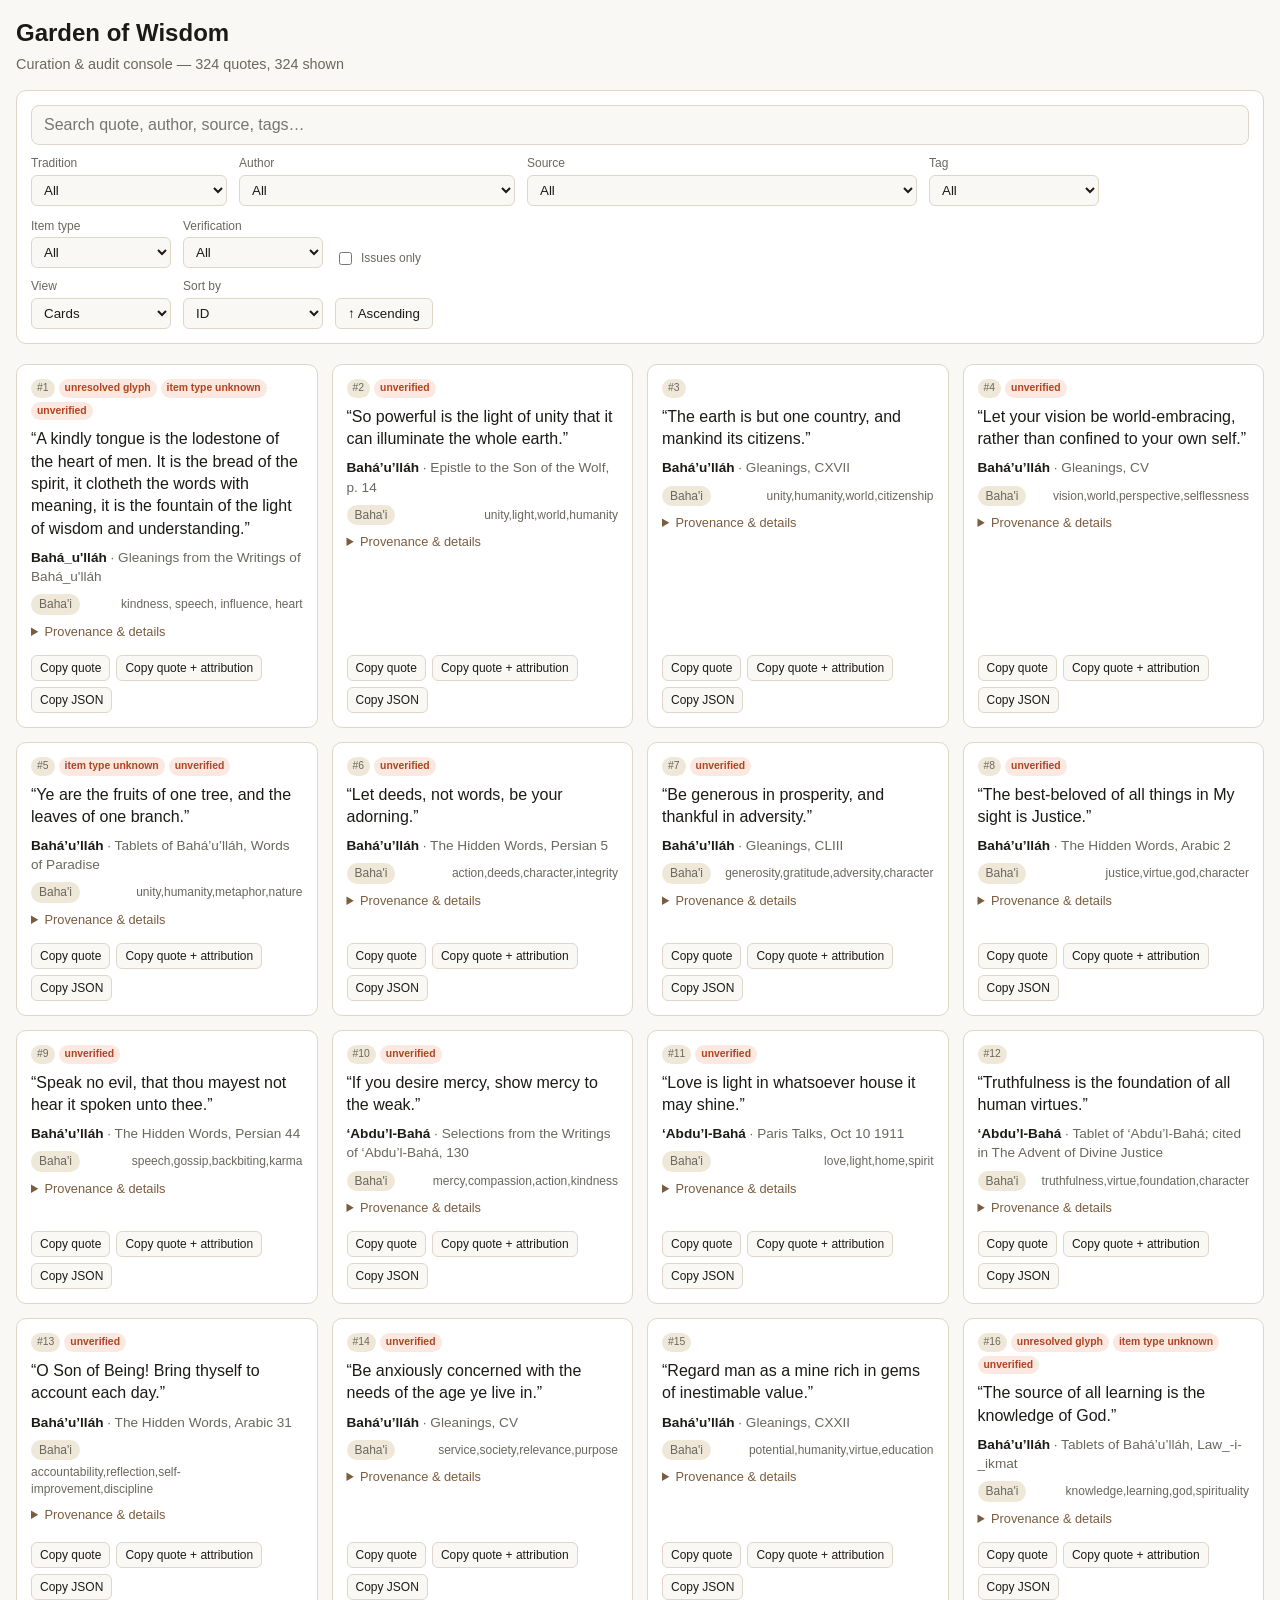
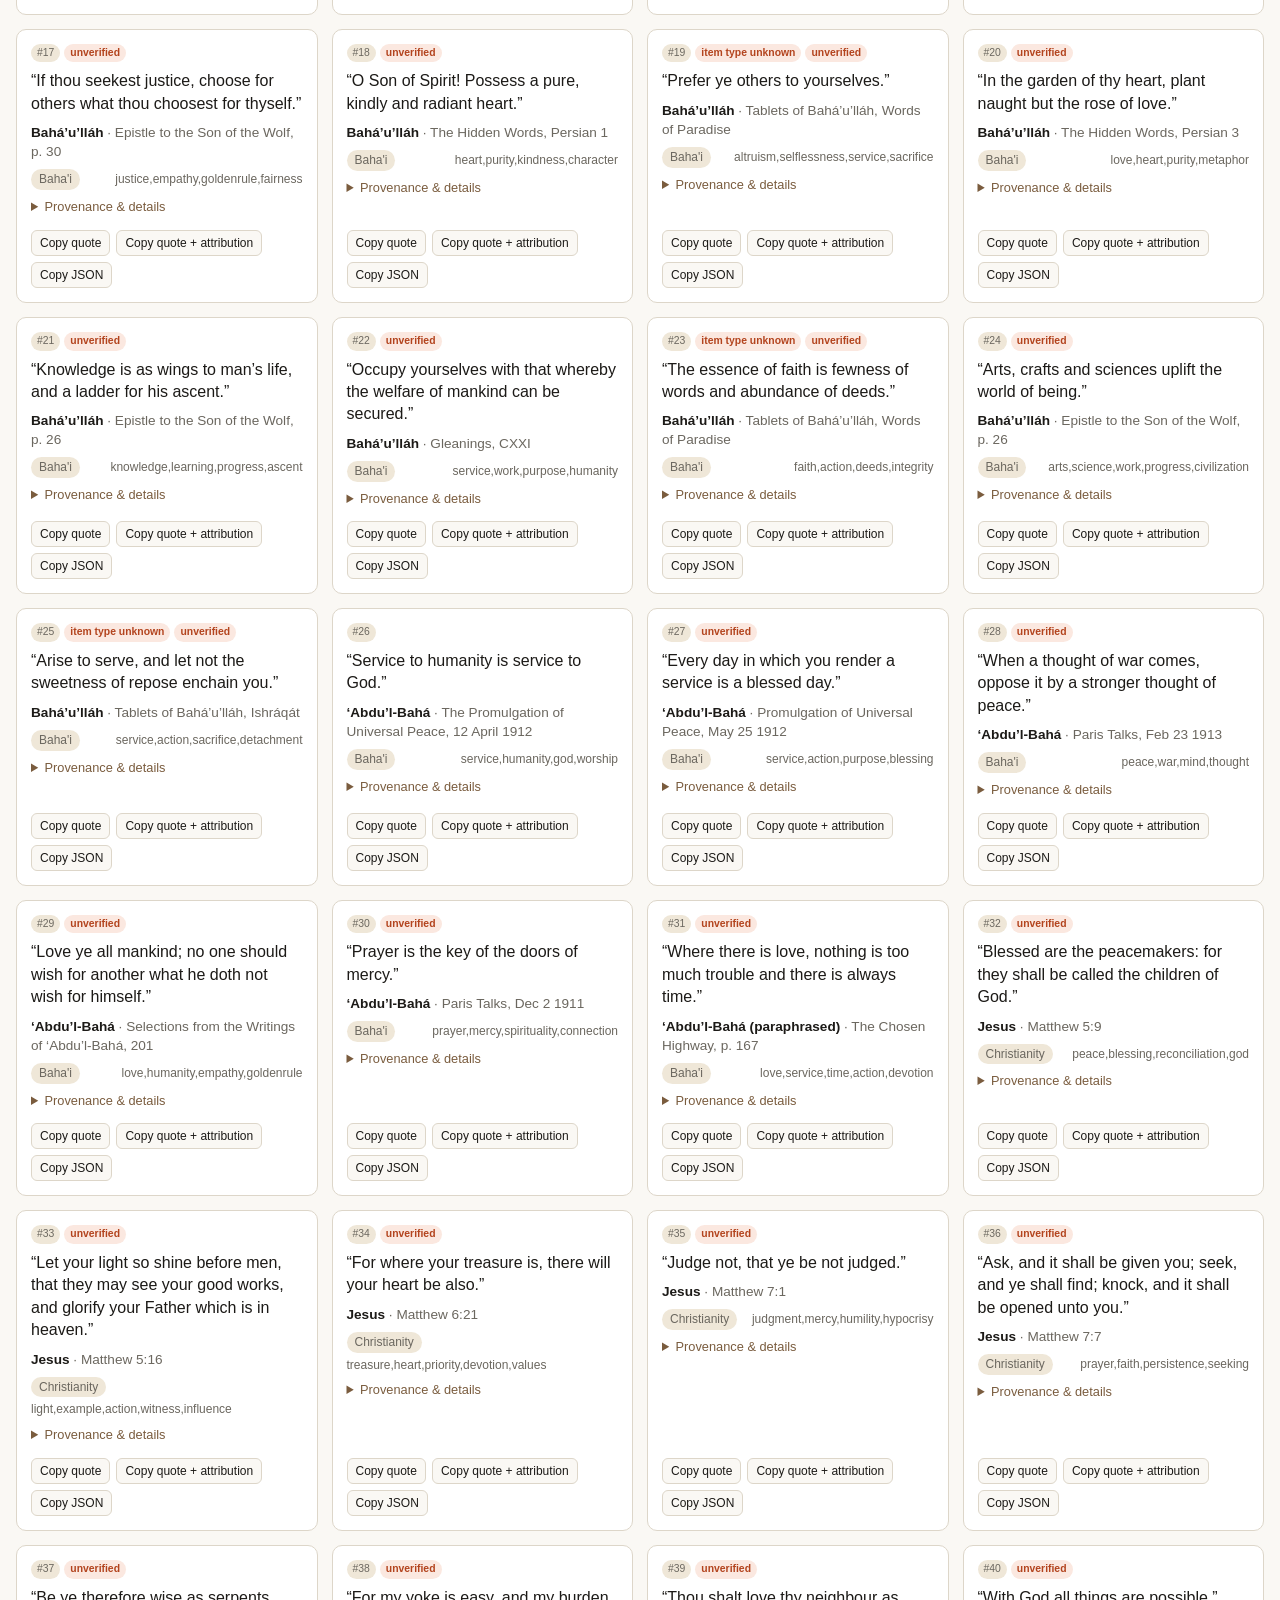
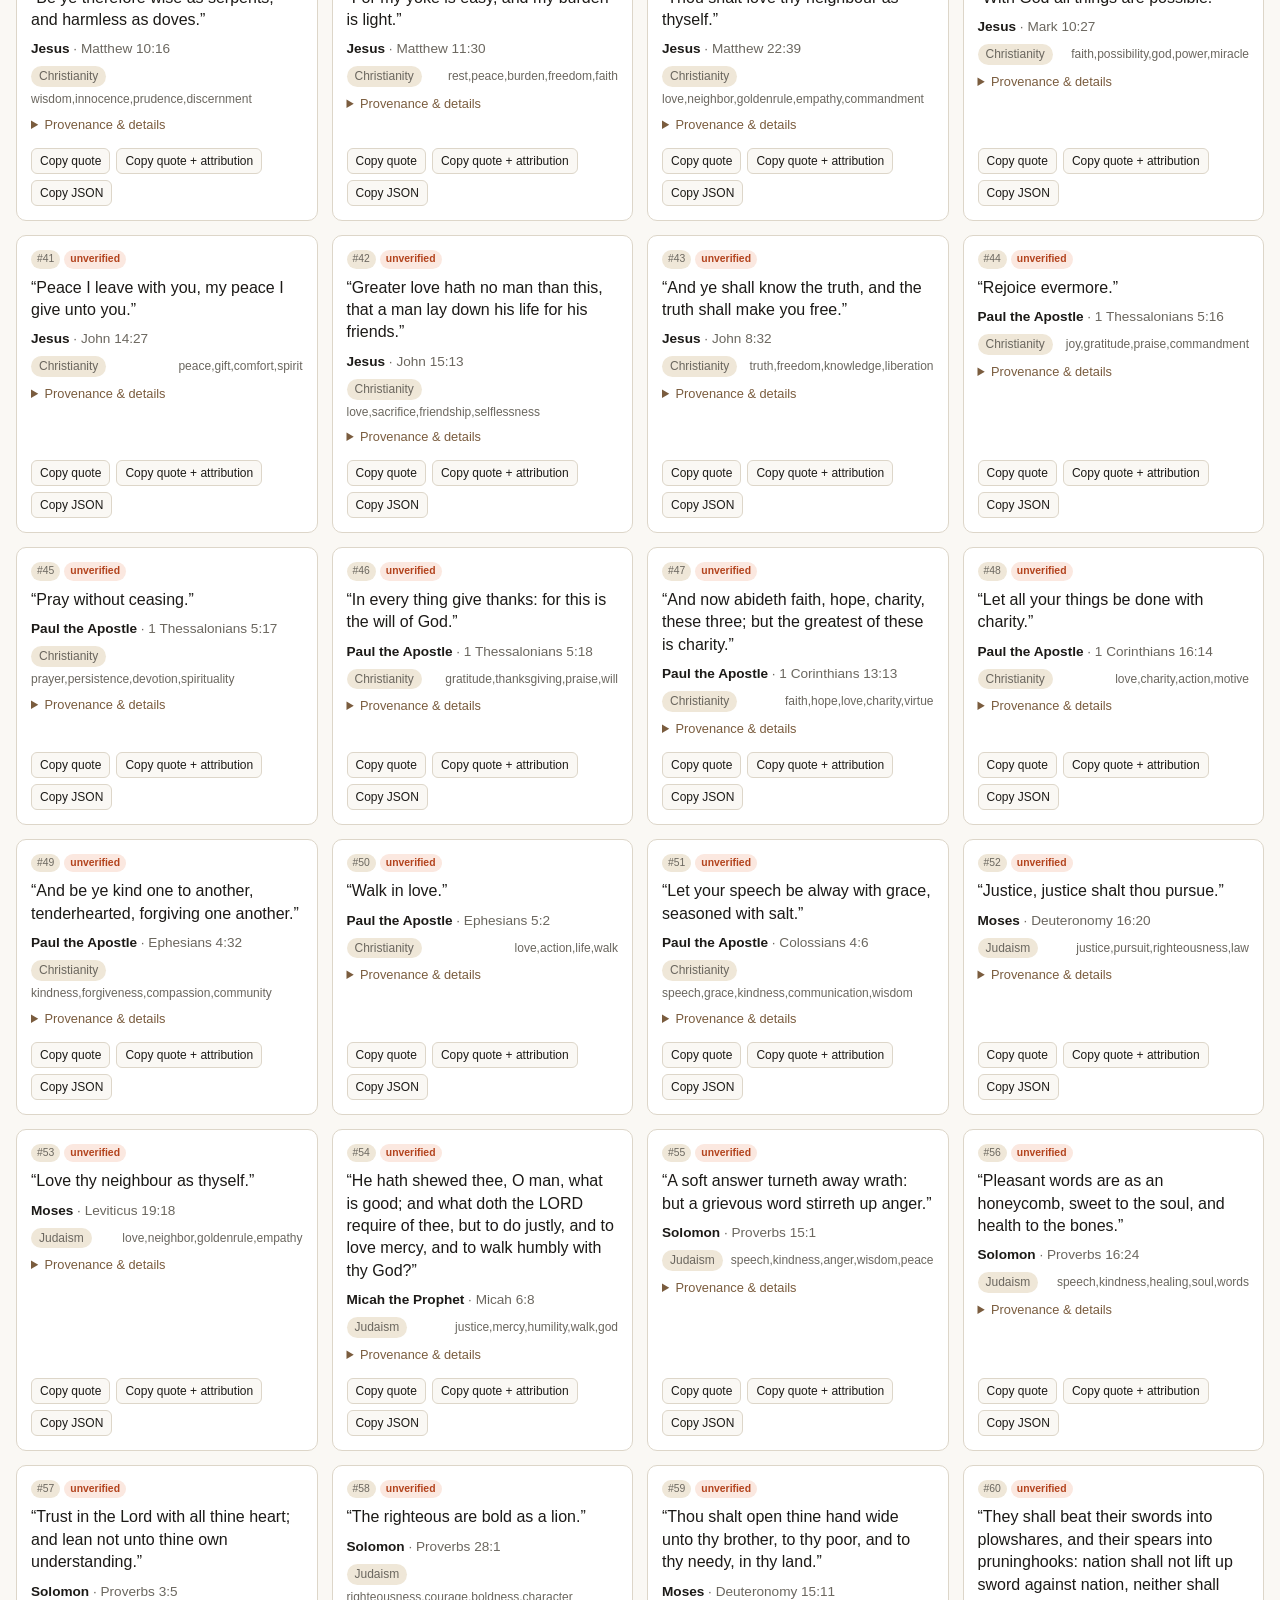
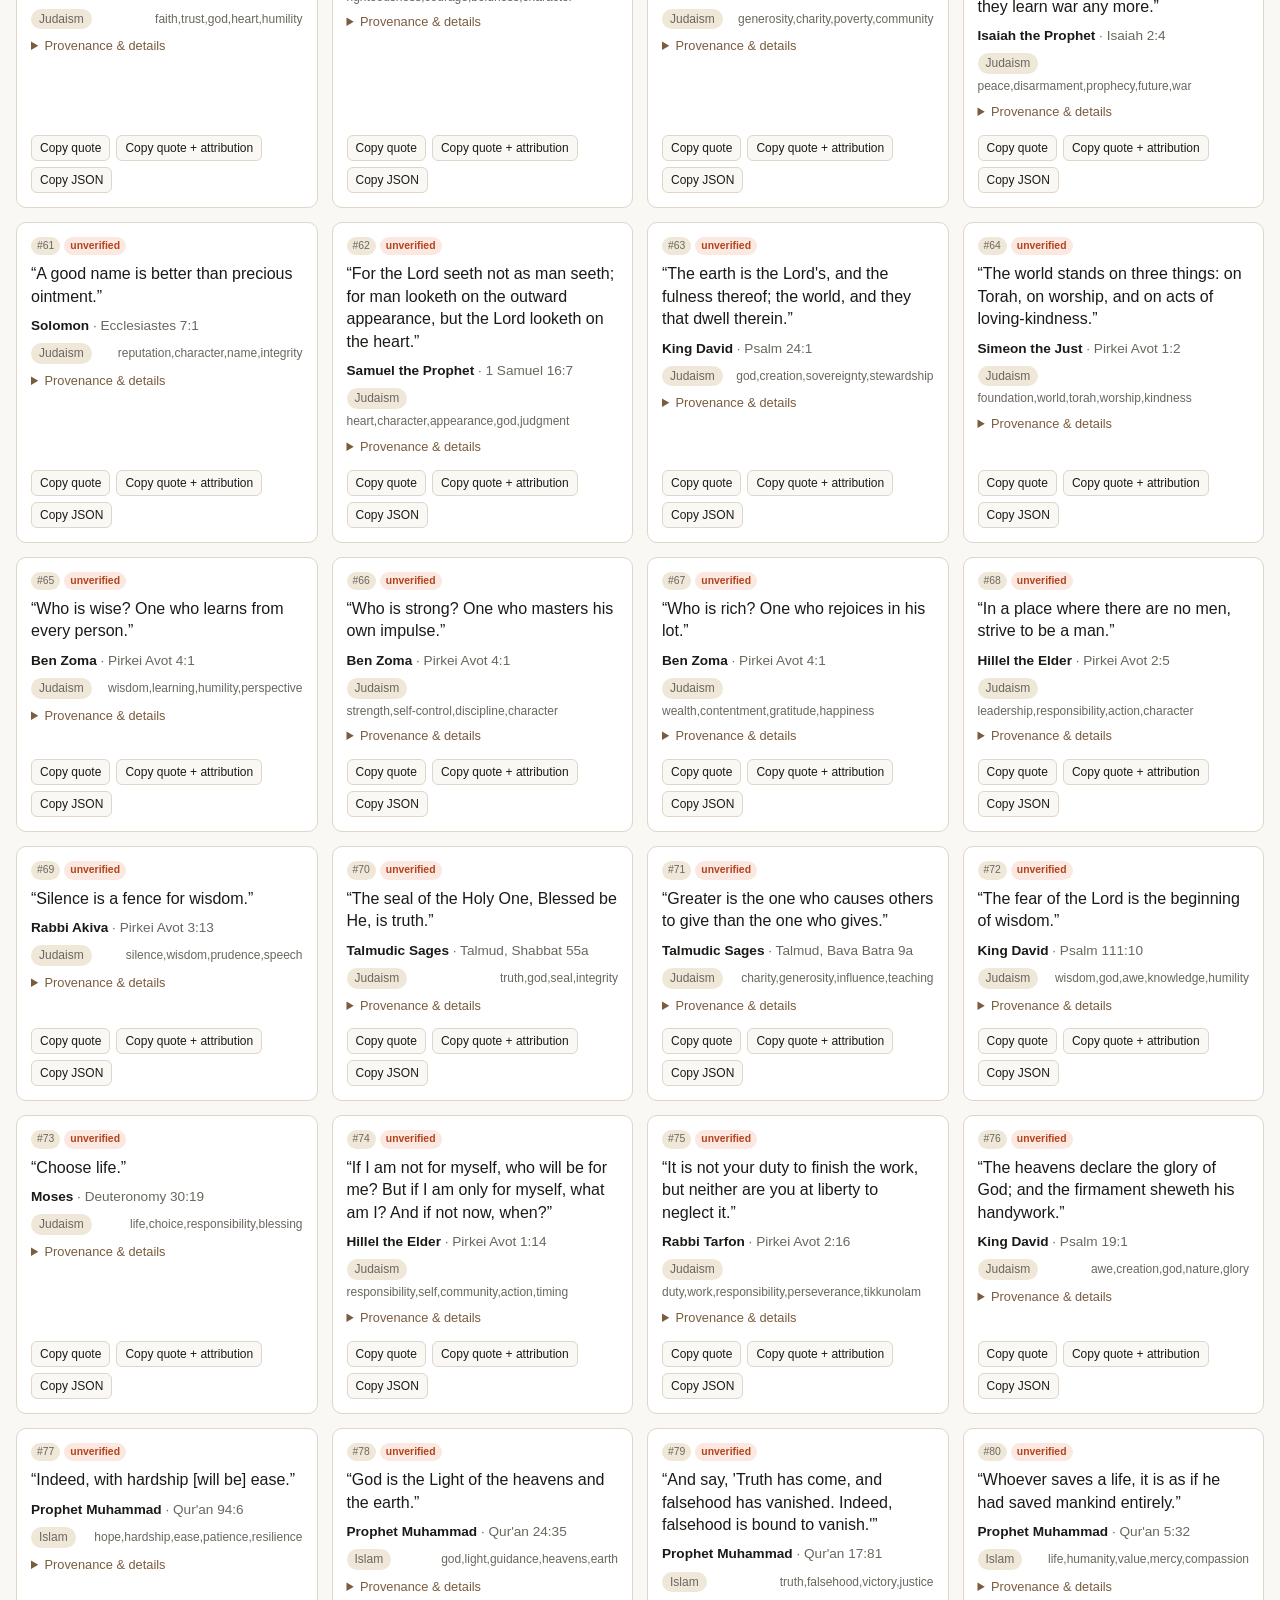
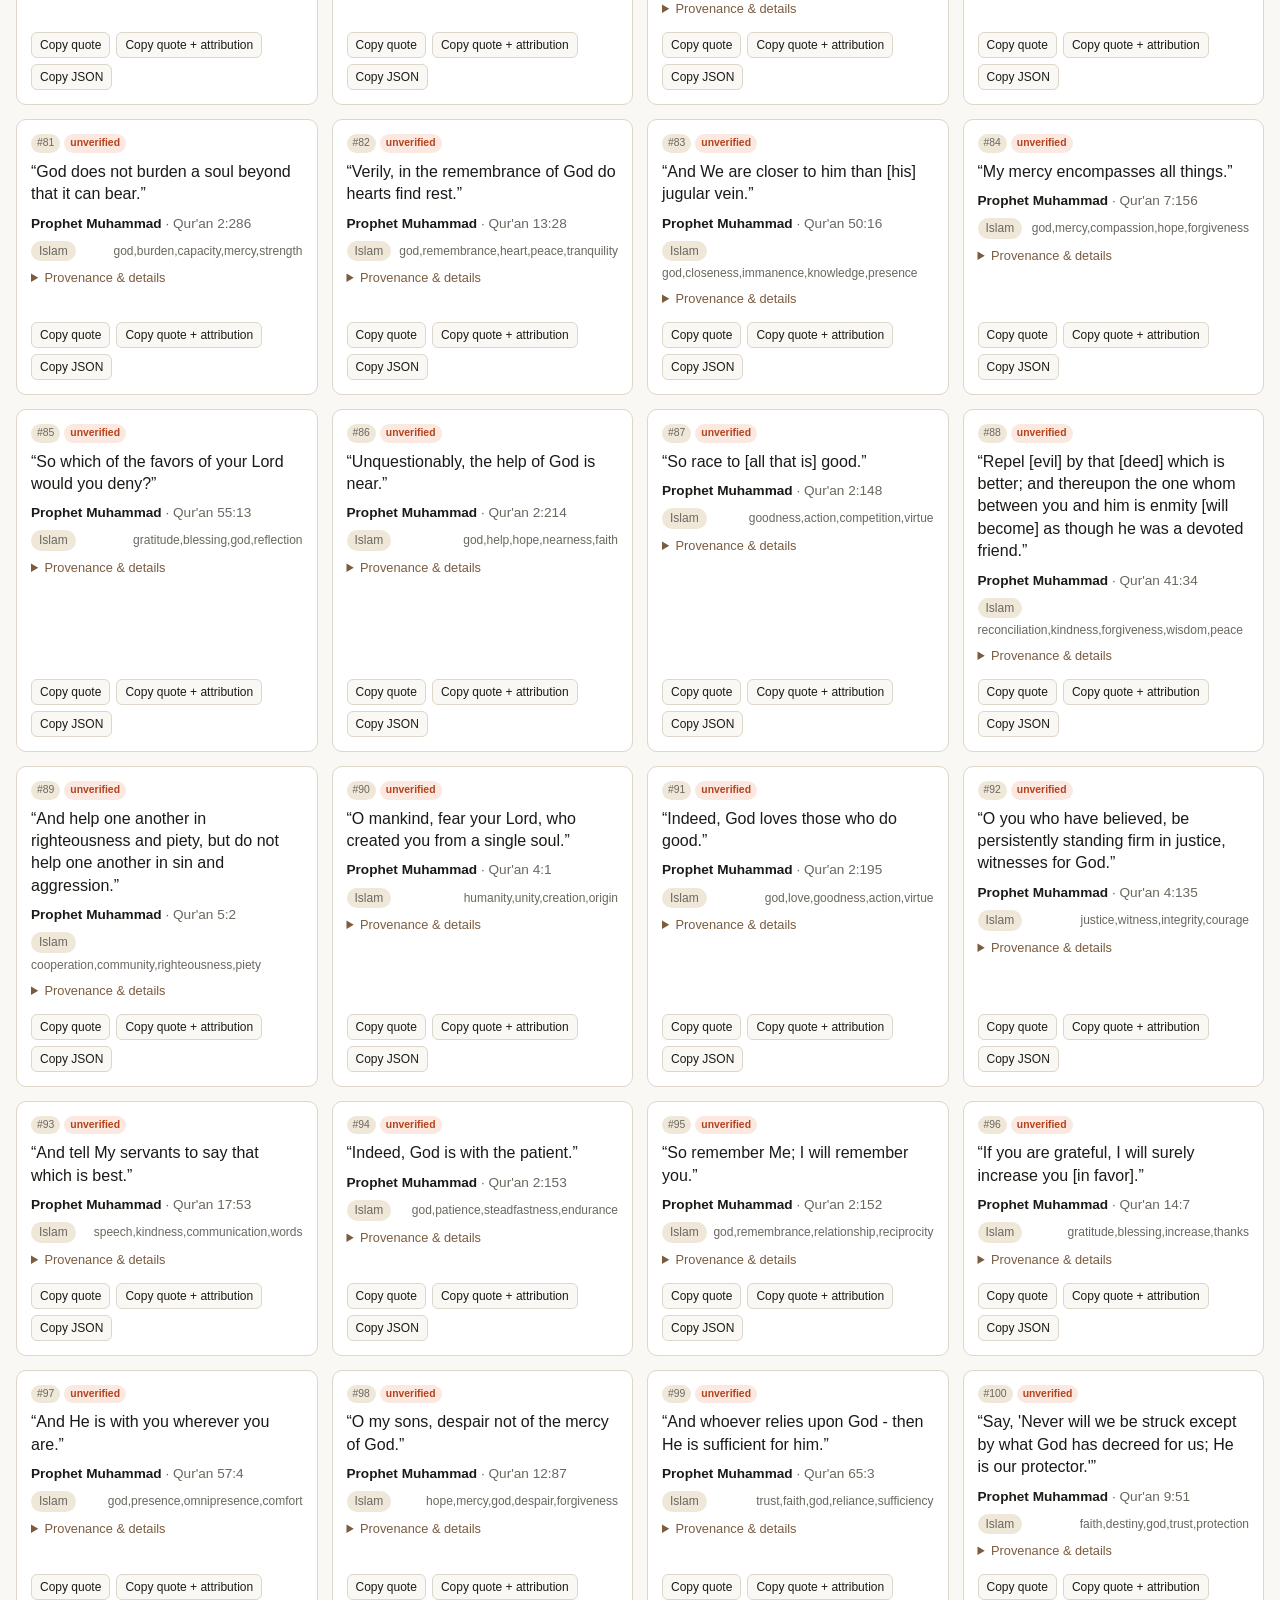
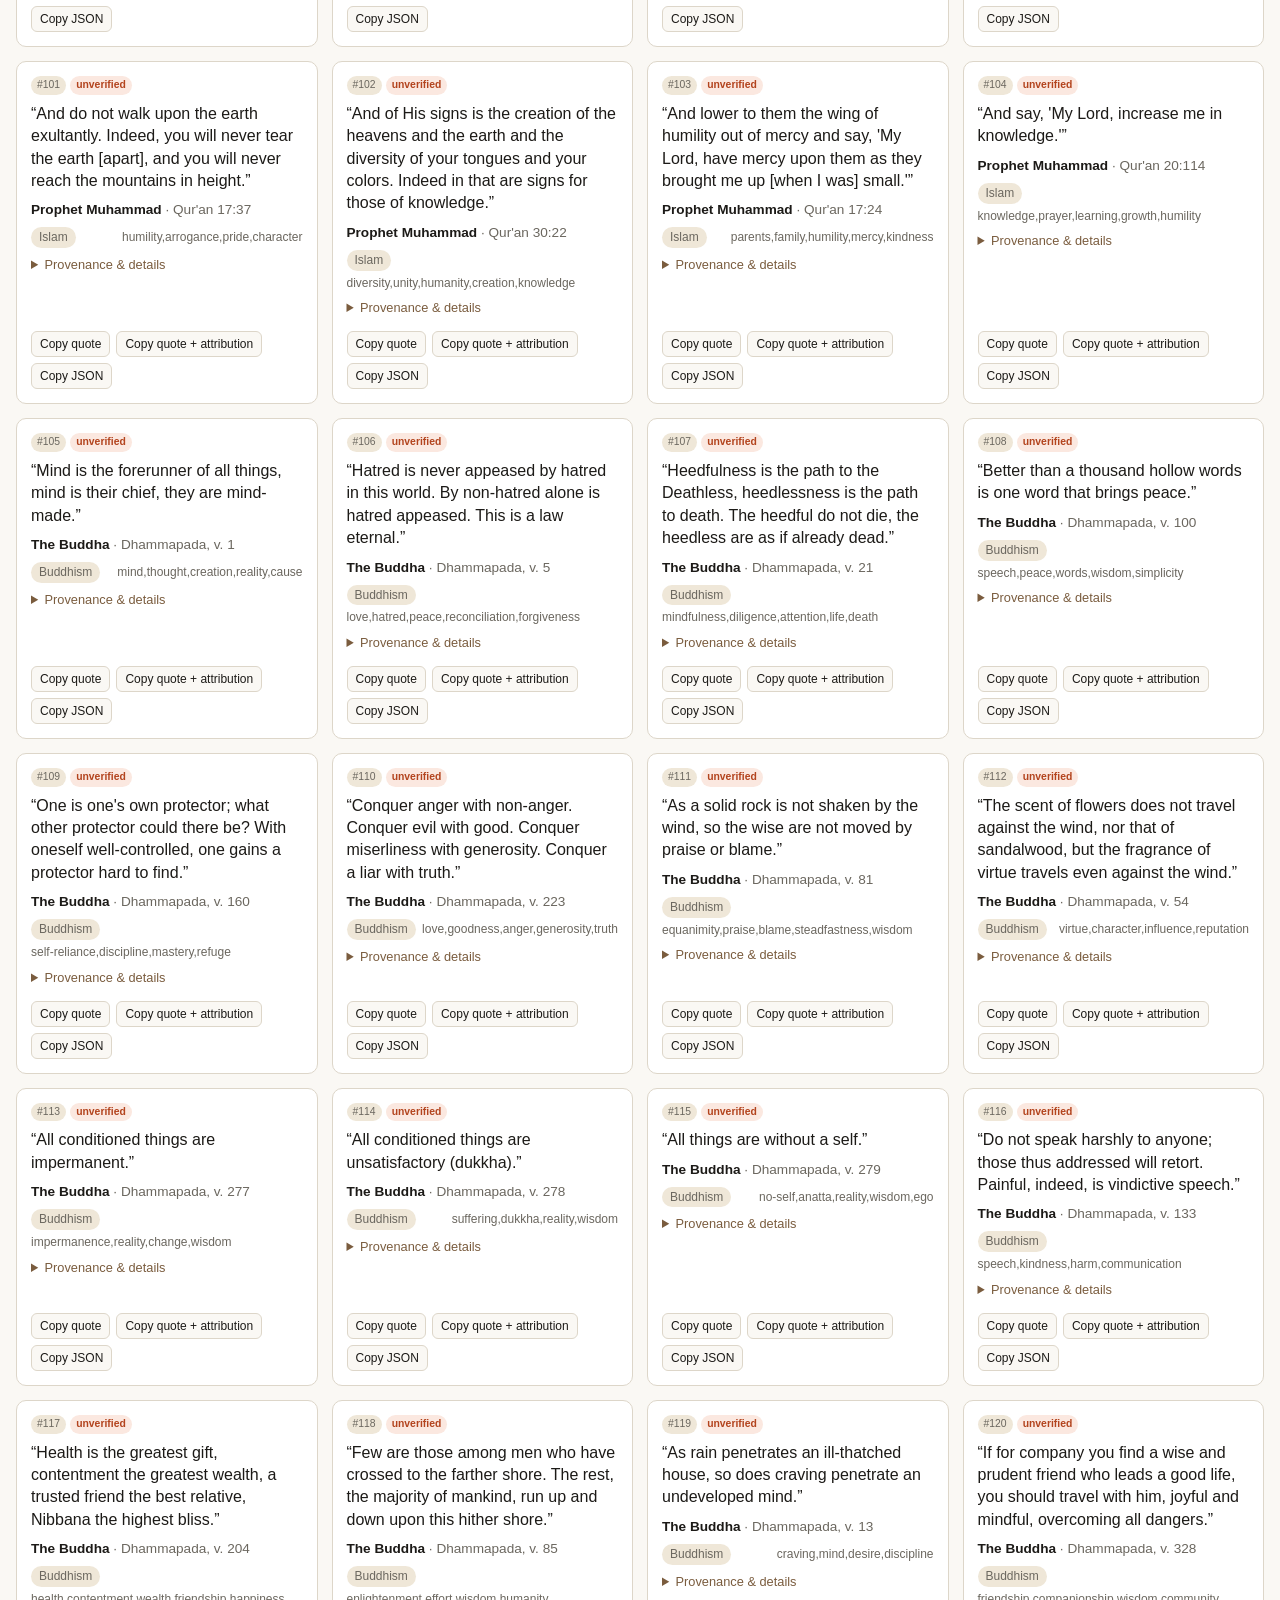
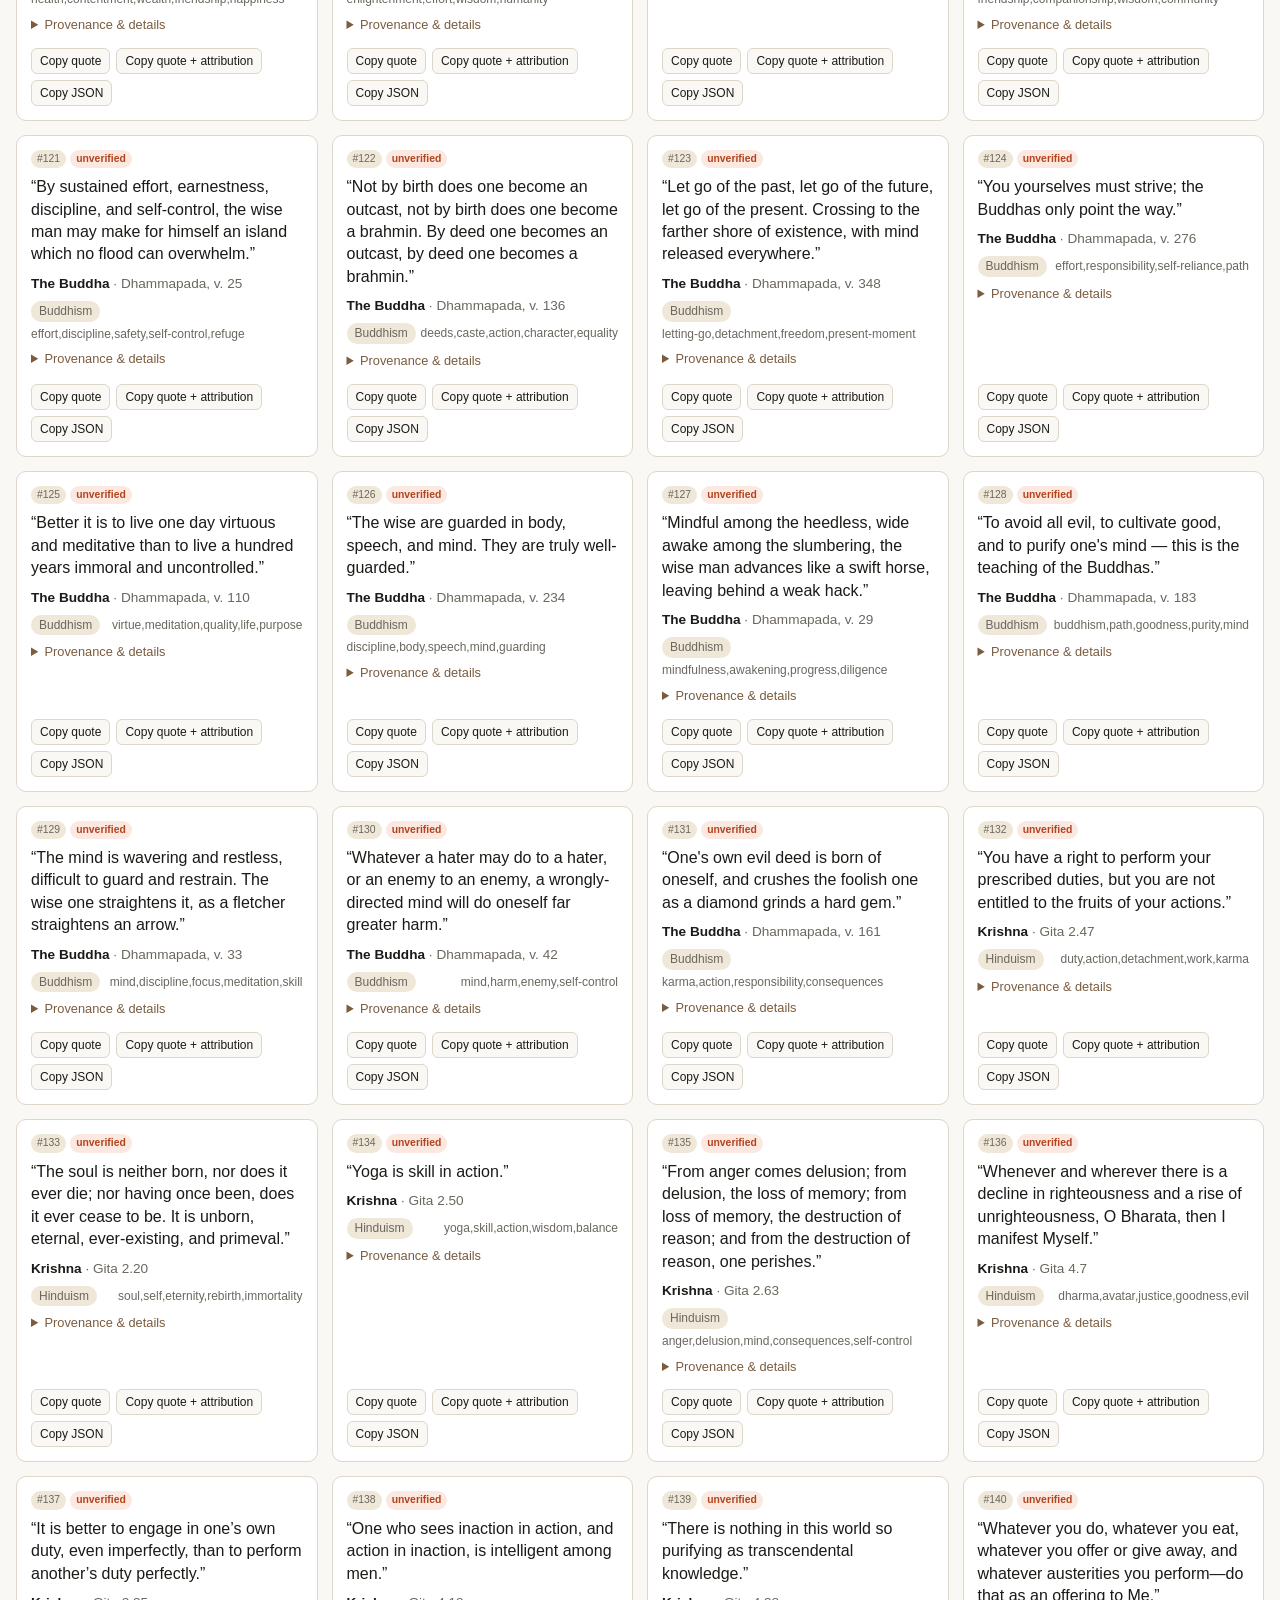
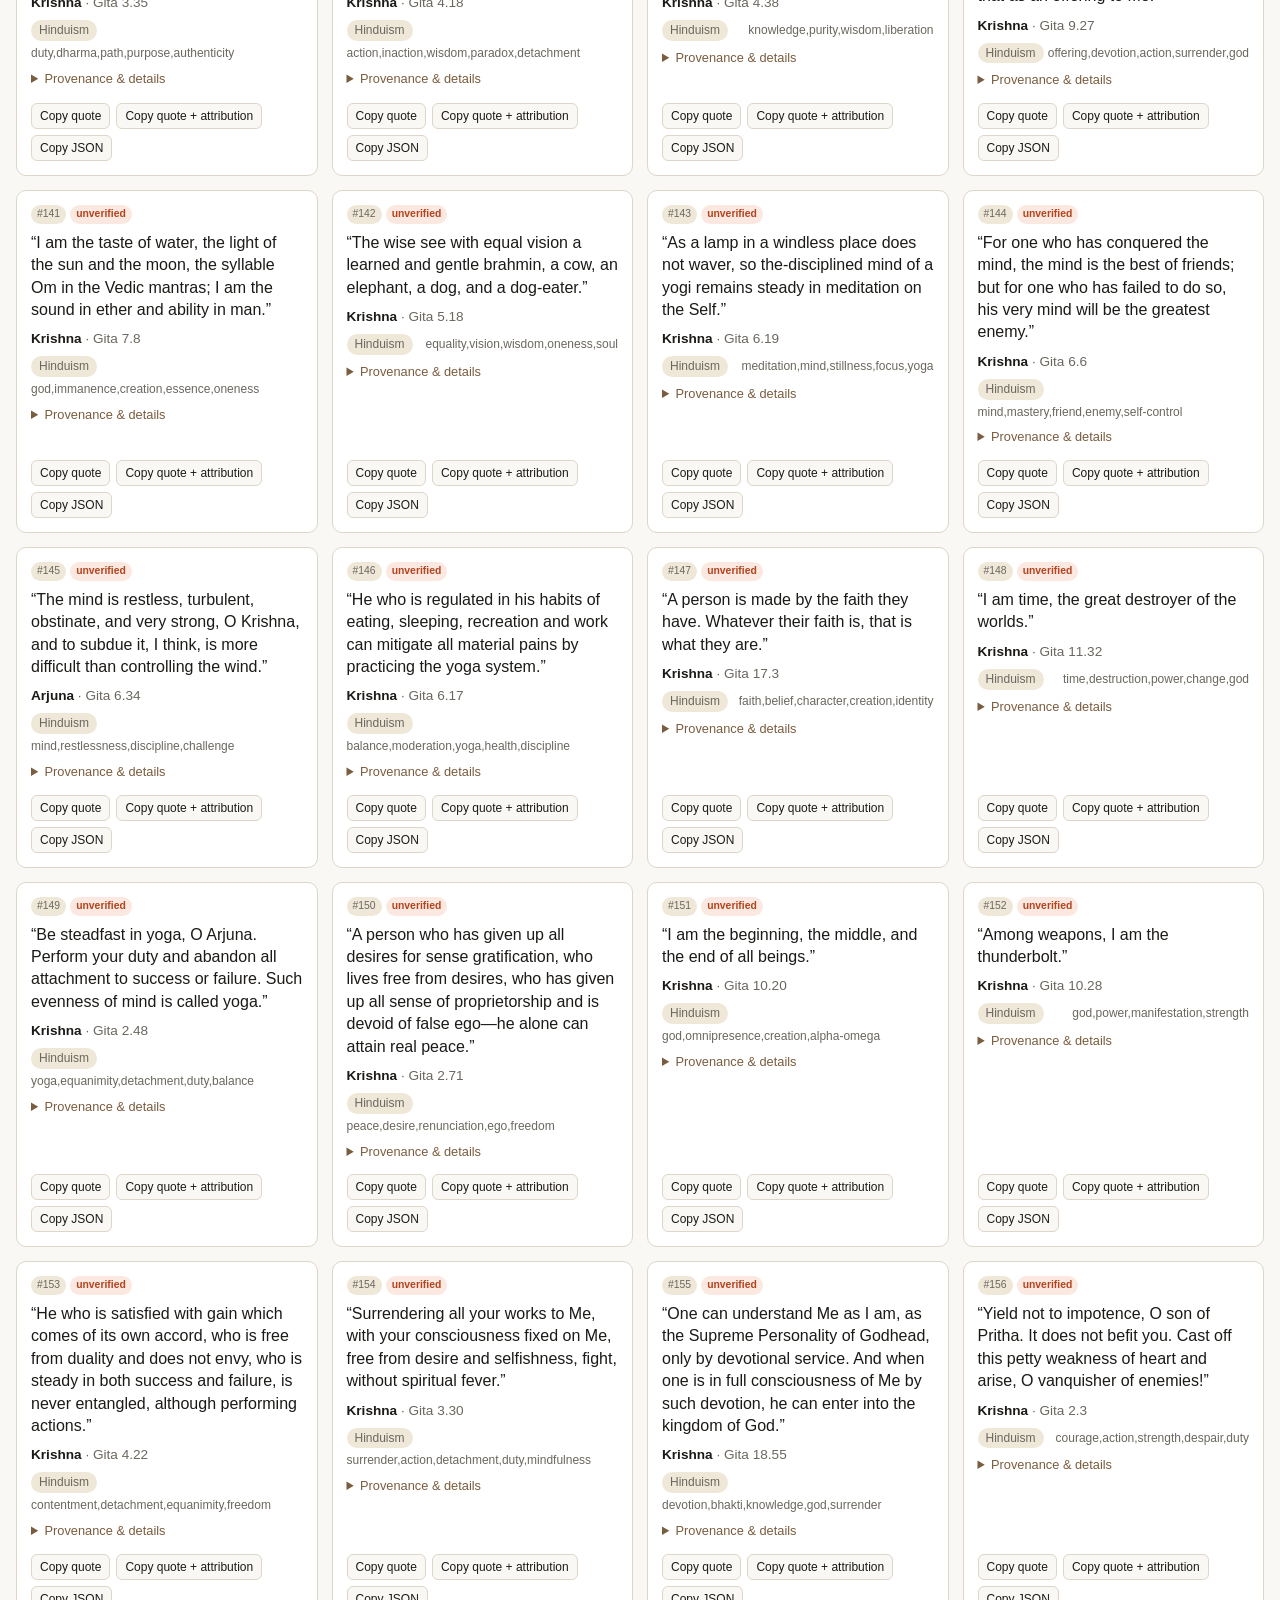
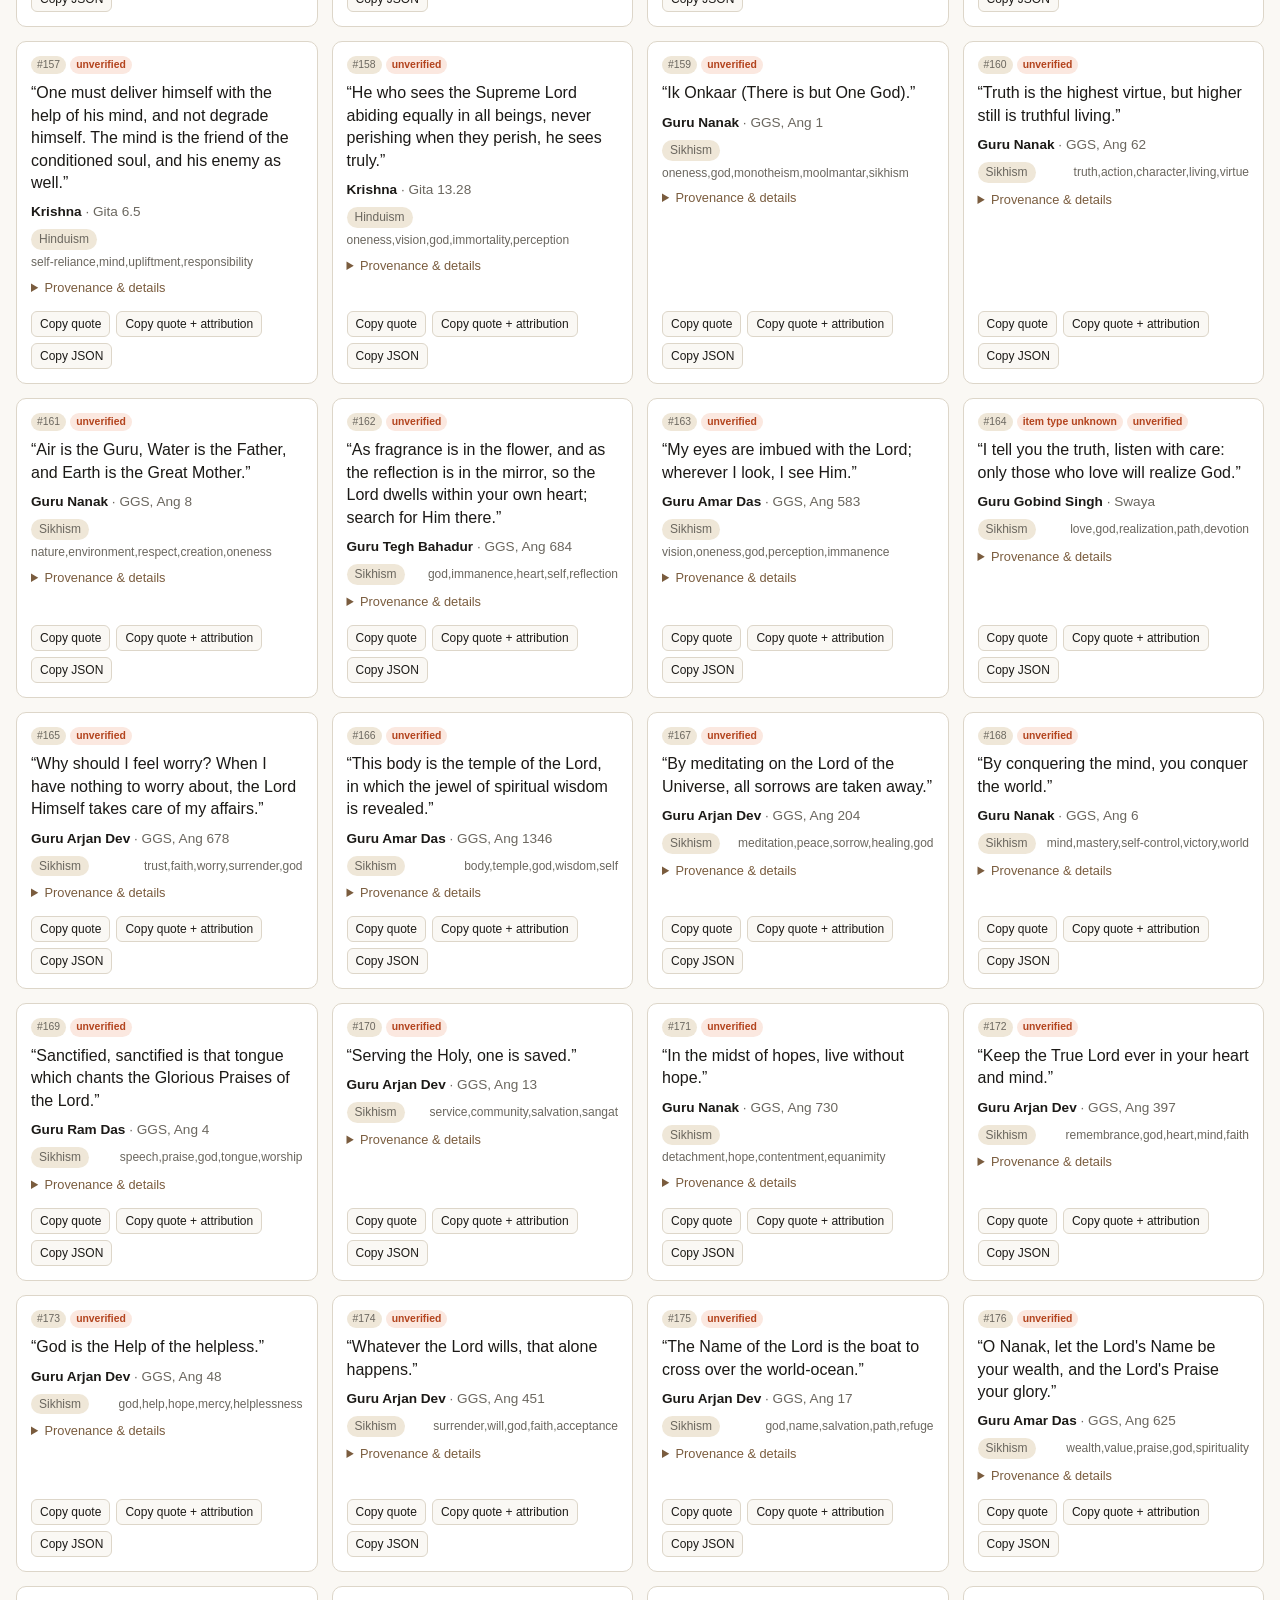
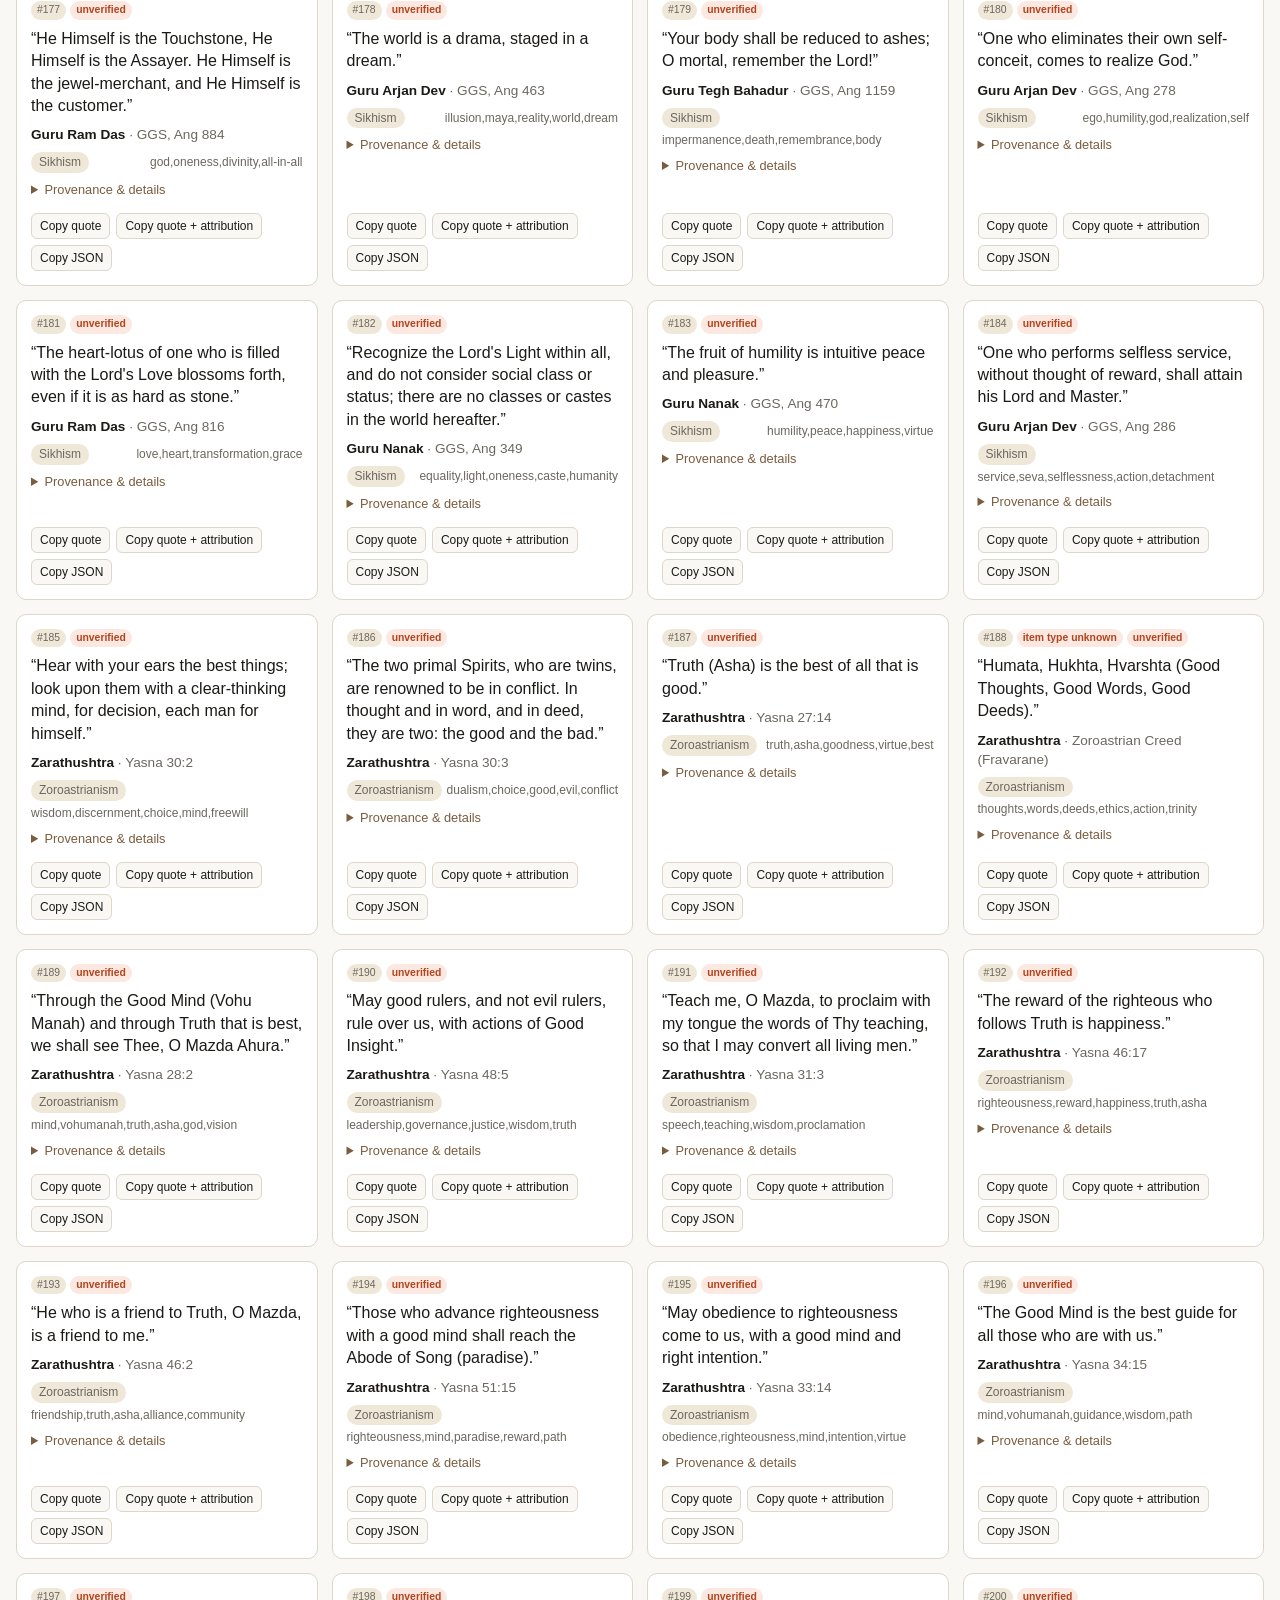
<file: index.html>
<!doctype html>
<html lang="en">
<head>
<meta charset="utf-8">
<meta name="viewport" content="width=device-width, initial-scale=1">
<title>Garden of Wisdom</title>
<!--
  Landing shim for the GitHub Pages site root only.

  The real quote browser is browser/index.html and it fetches ../quotes.csv and
  ../sources.csv, so it must be served from the repo root (Pages site rooted at
  "/"). This page exists purely so the bare site root resolves instead of 404ing,
  and forwards to the browser. Loaded from anywhere else it is harmless.
-->
<meta http-equiv="refresh" content="0; url=browser/index.html">
<link rel="canonical" href="https://mschwar.github.io/Garden-of-Wisdom/browser/index.html">
</head>
<body>
<p>Redirecting to the <a href="browser/index.html">Garden of Wisdom quote browser</a>…</p>
<script>location.replace("browser/index.html");</script>
</body>
</html>
</file>
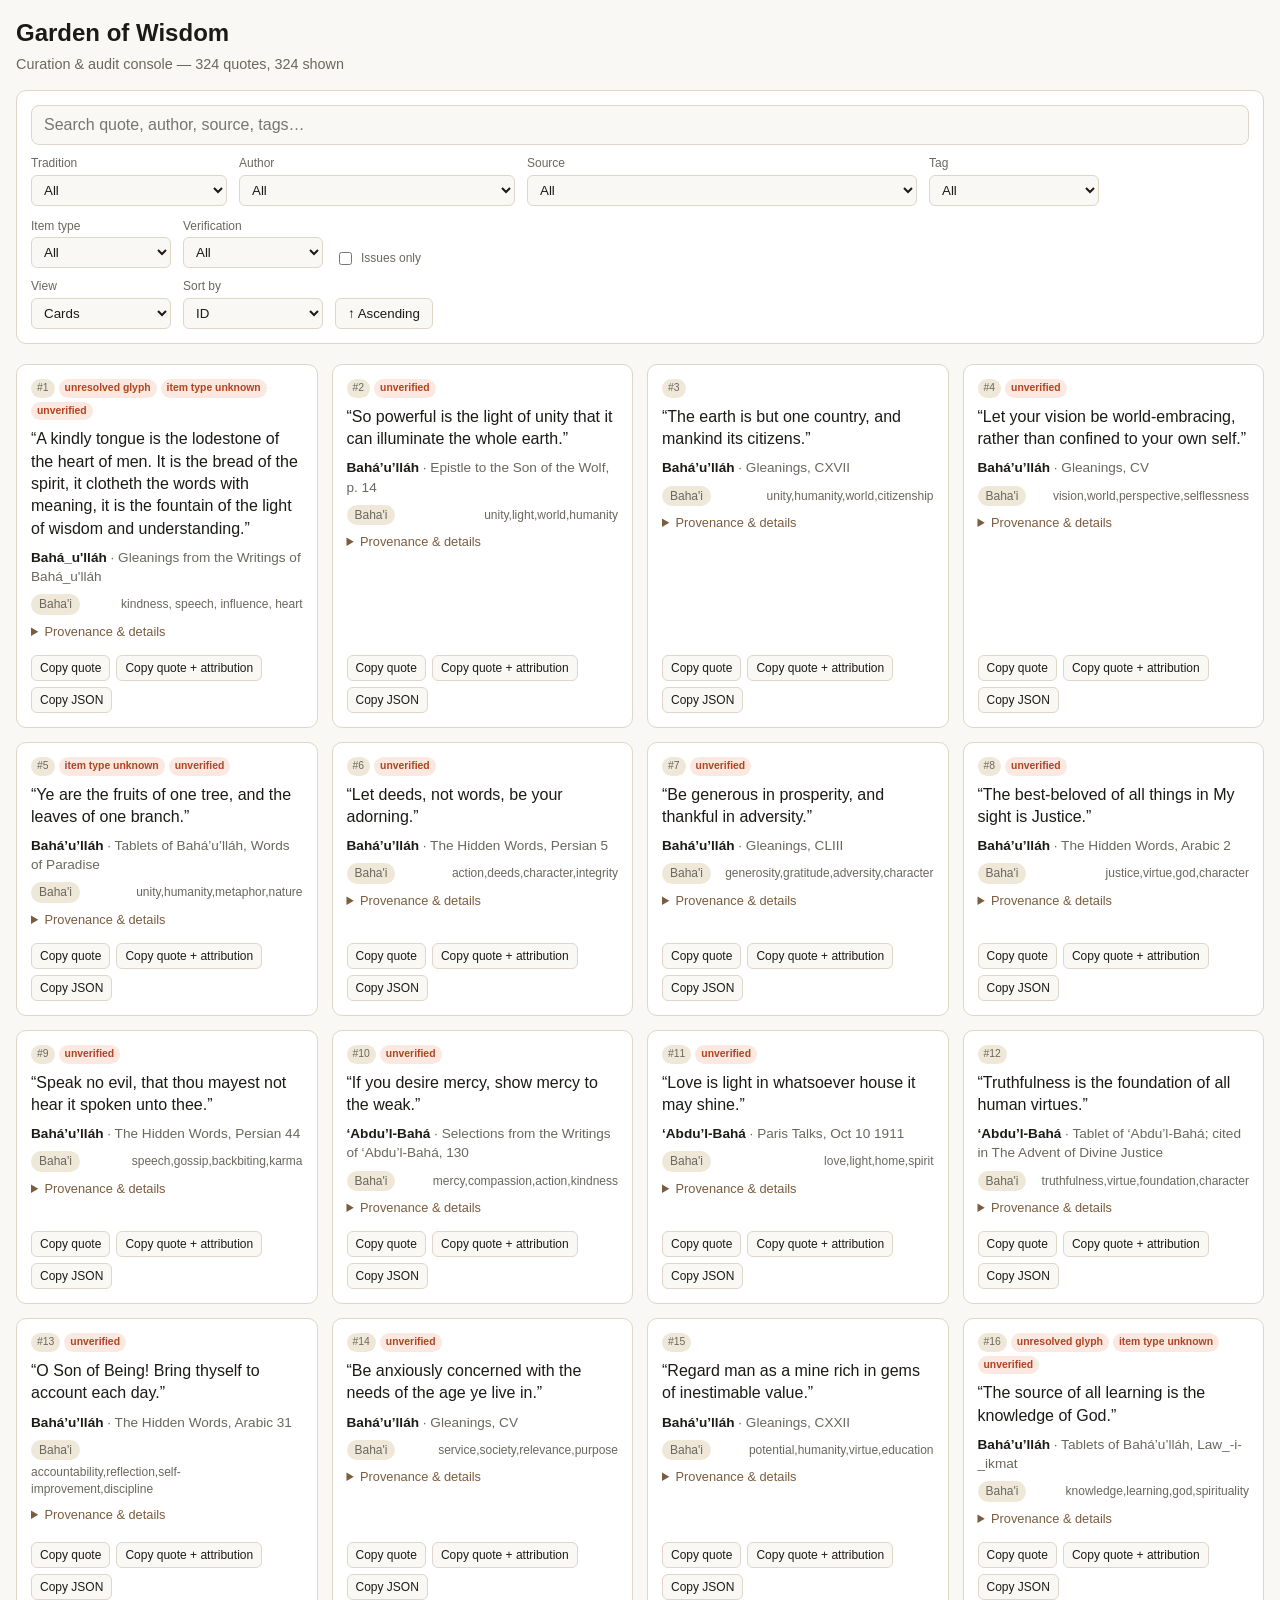
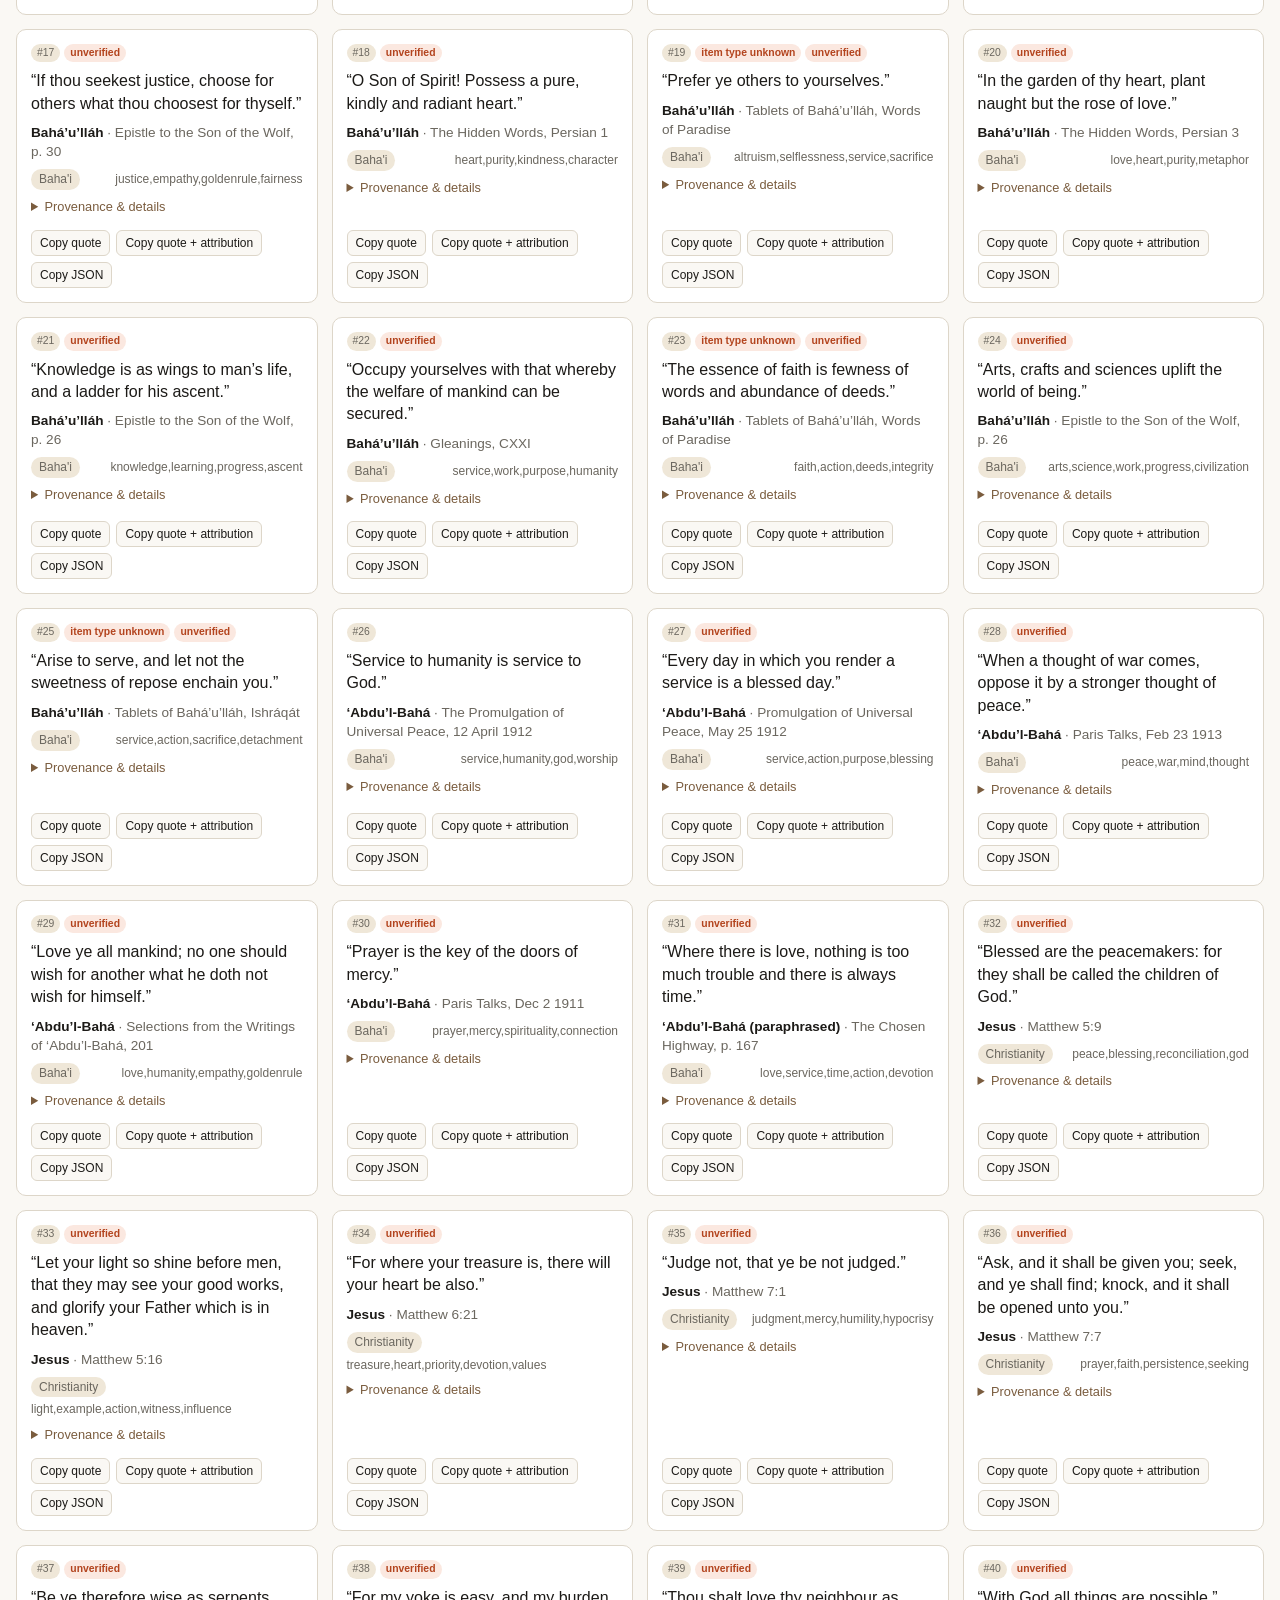
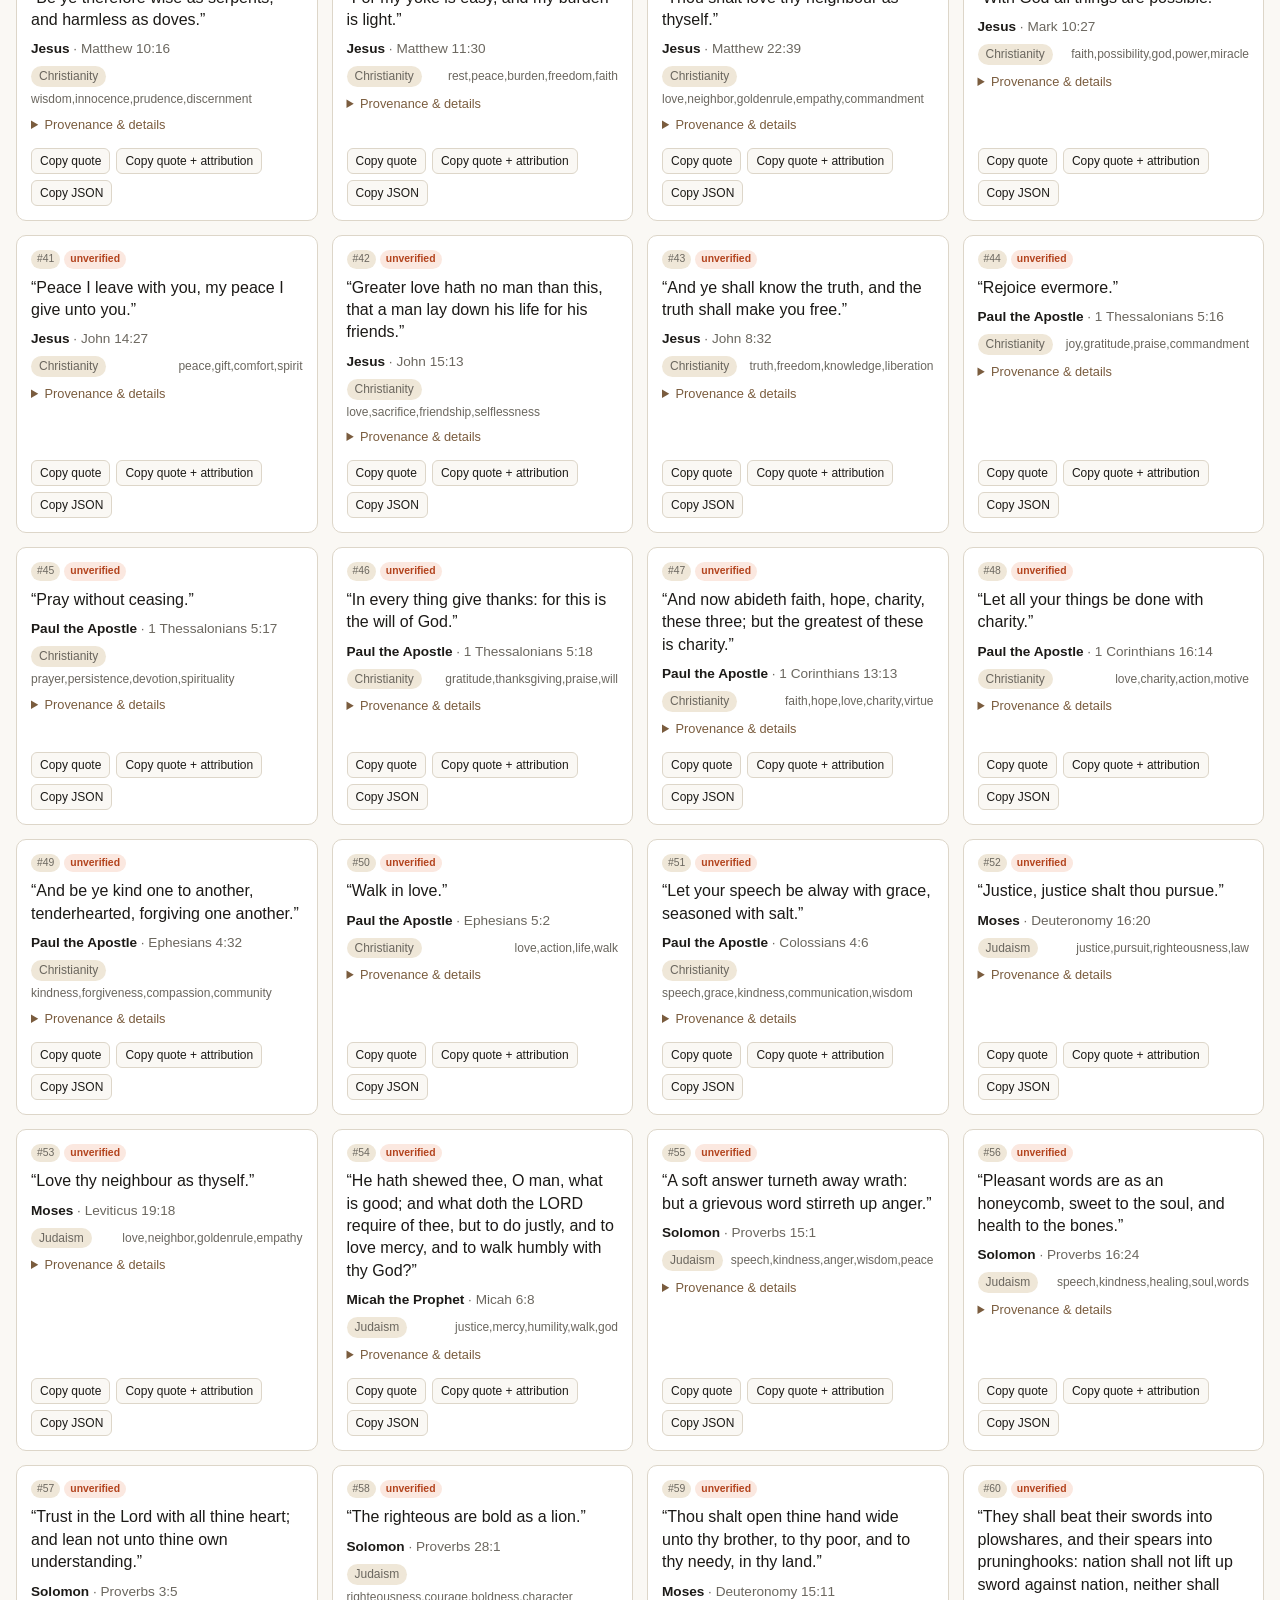
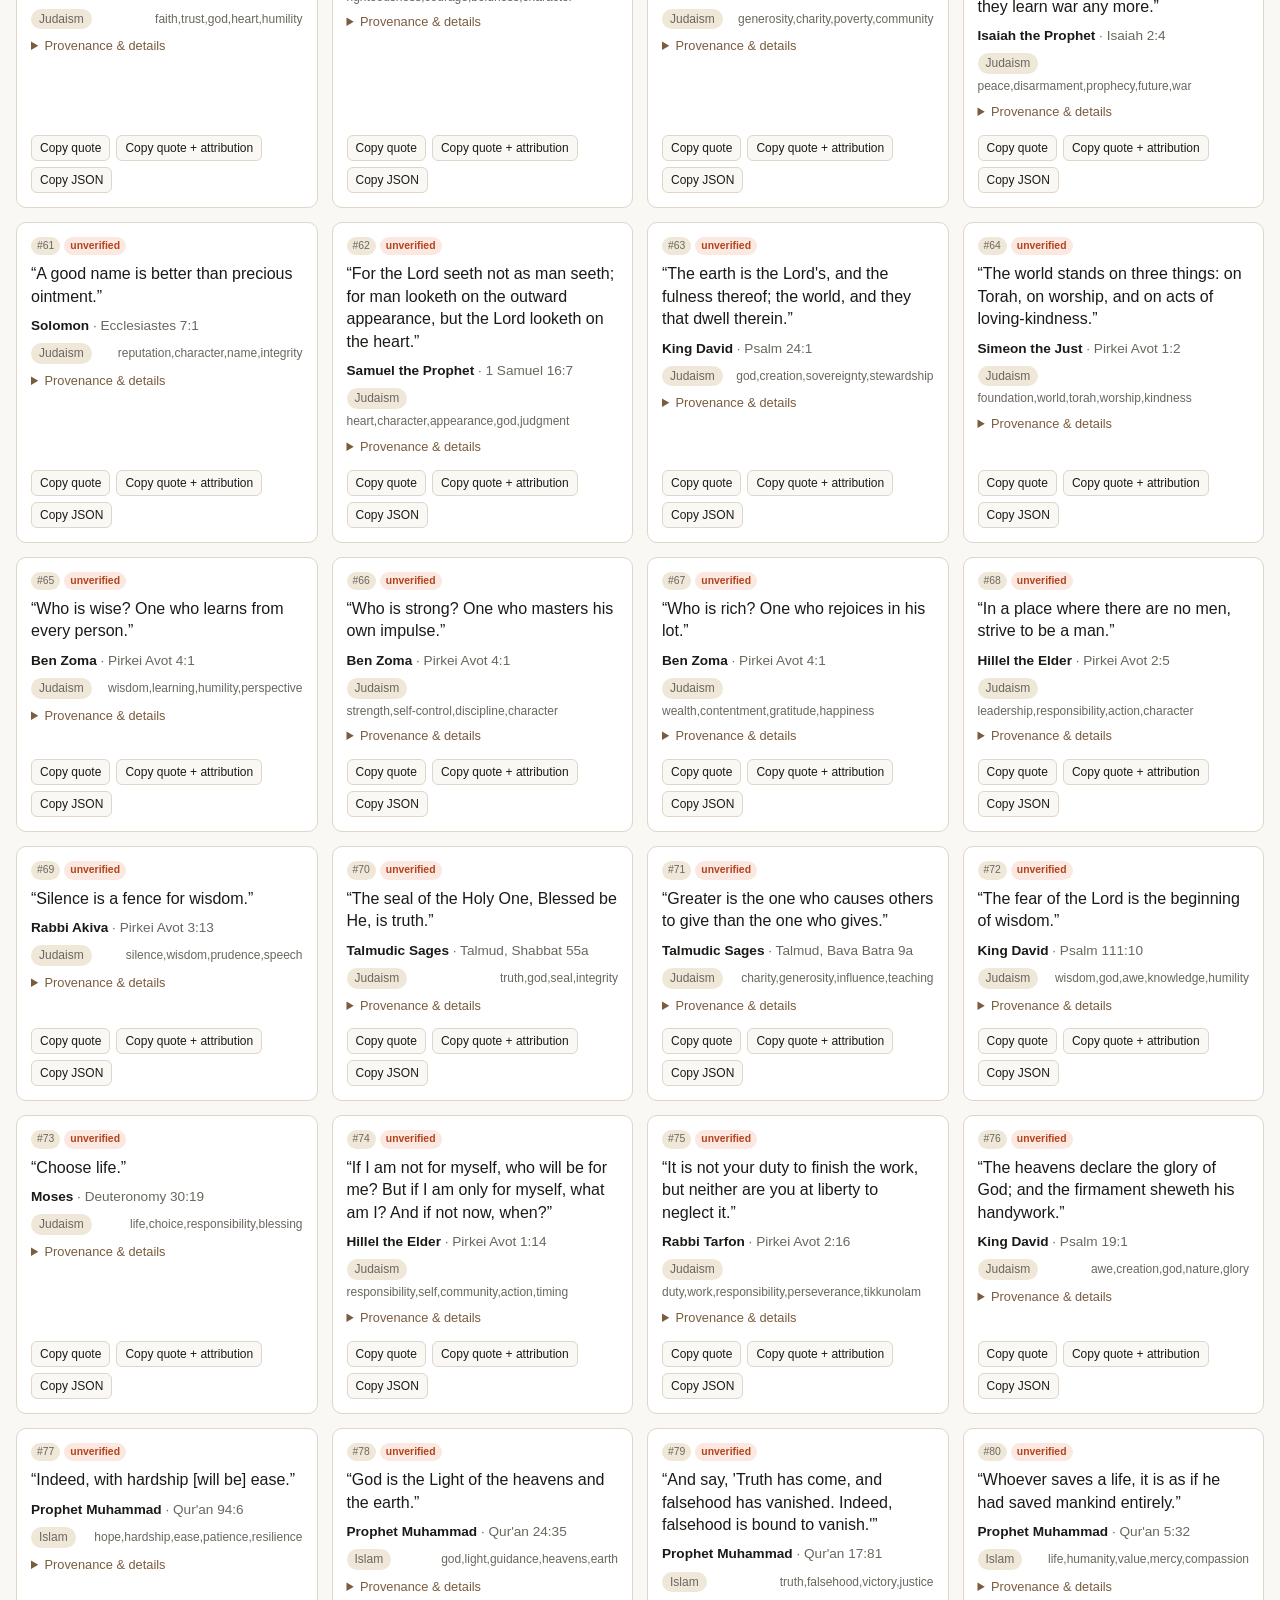
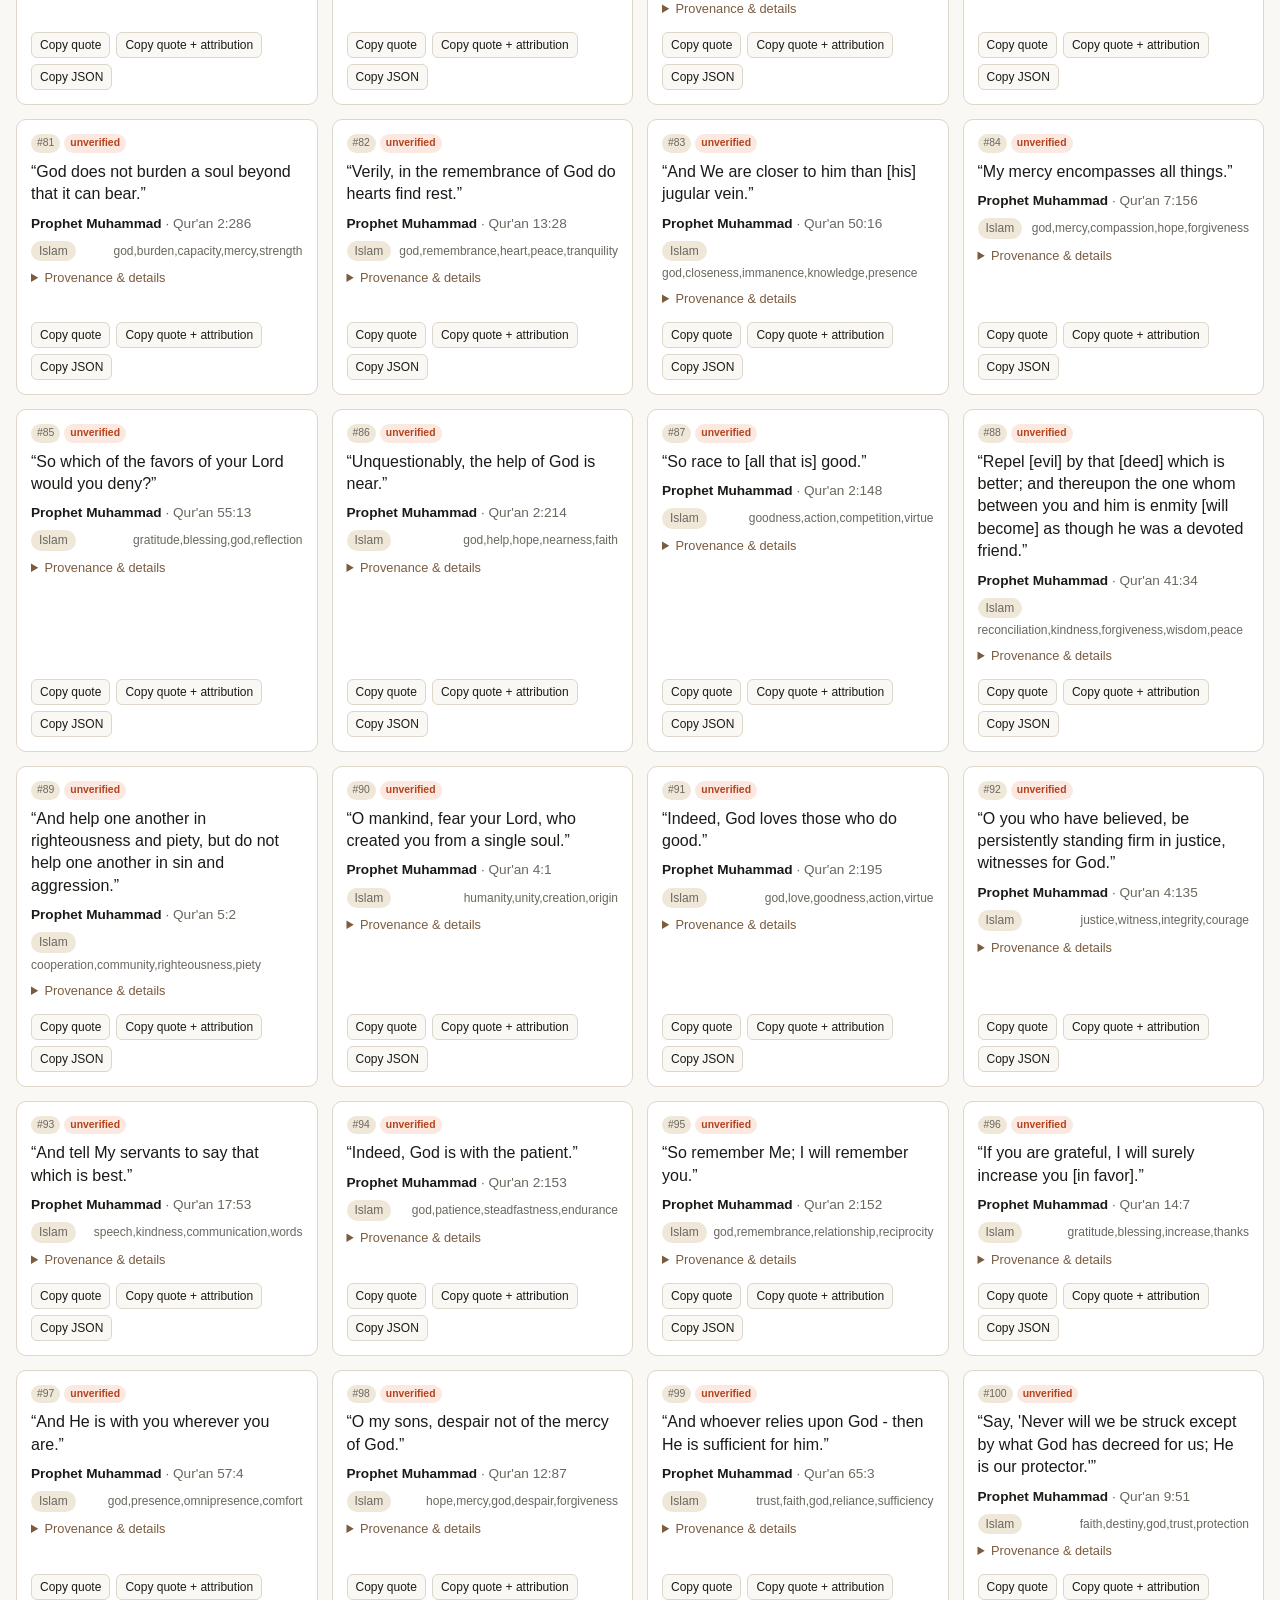
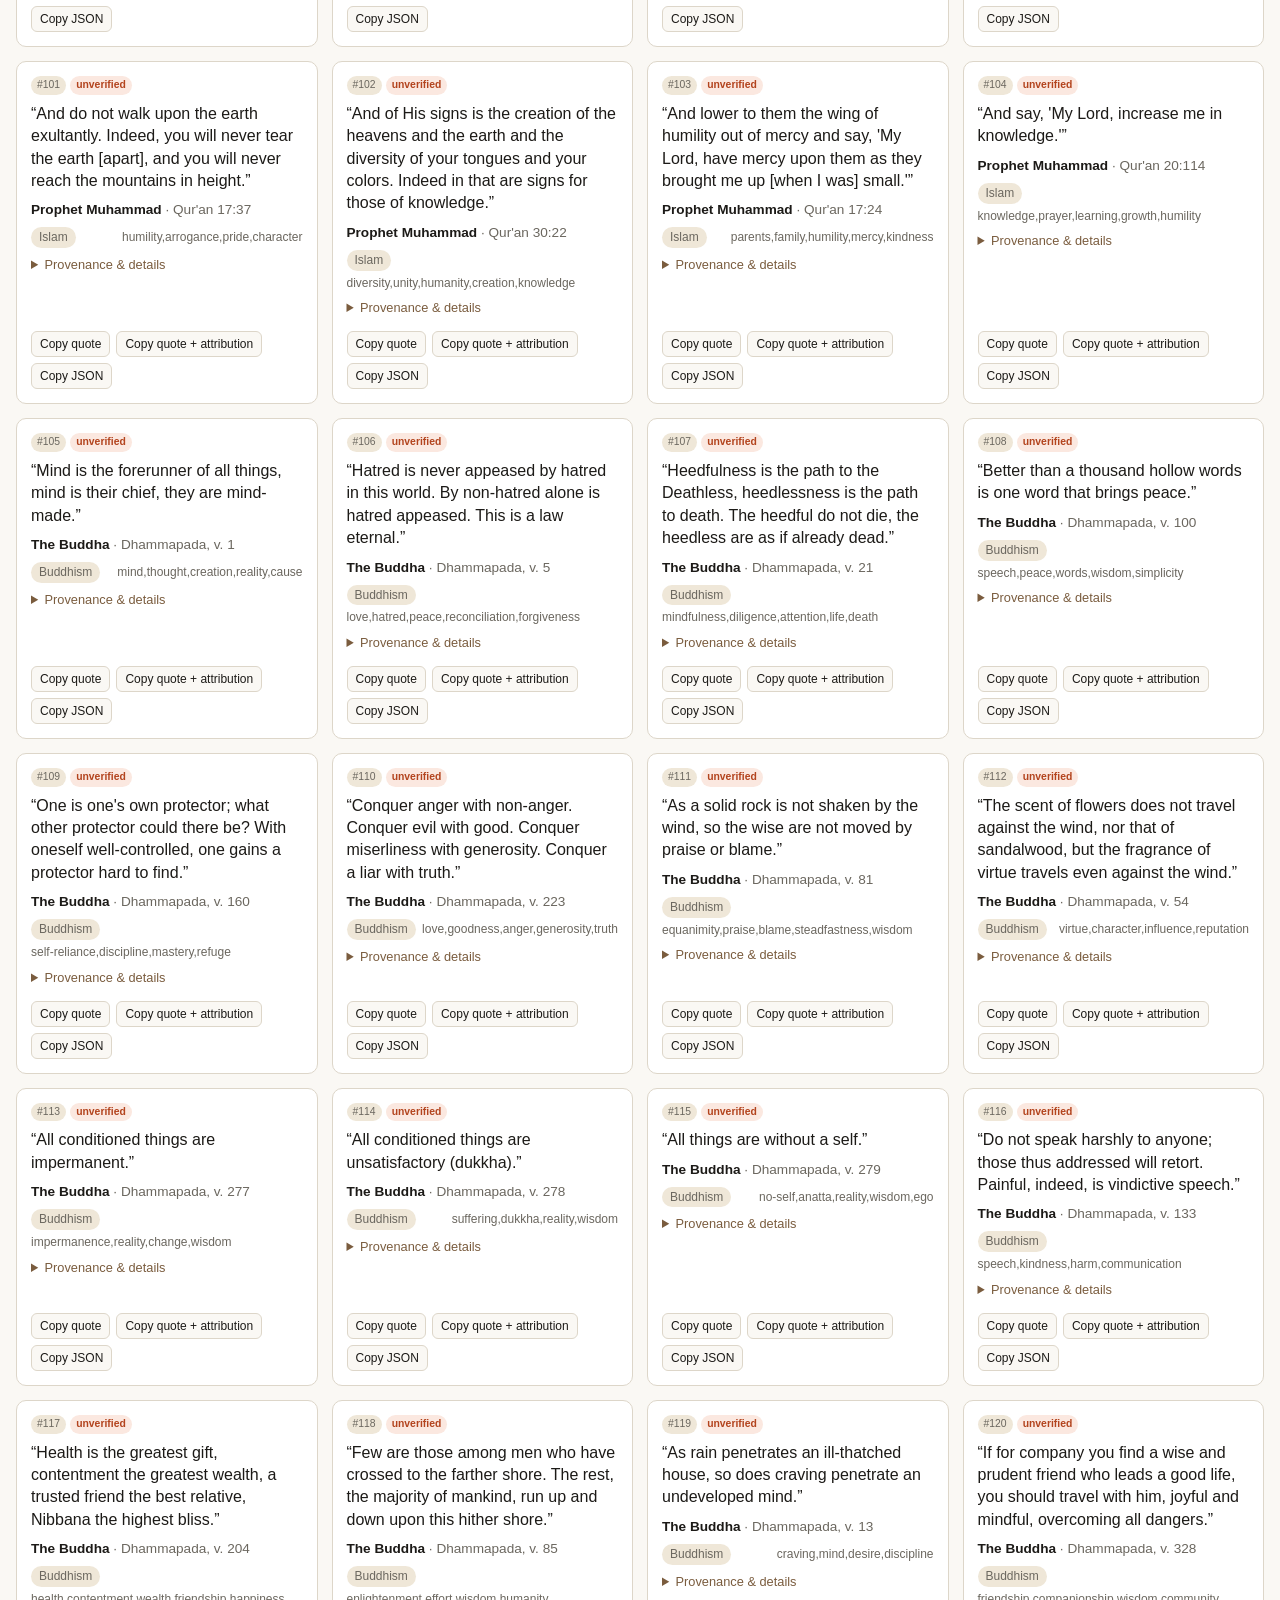
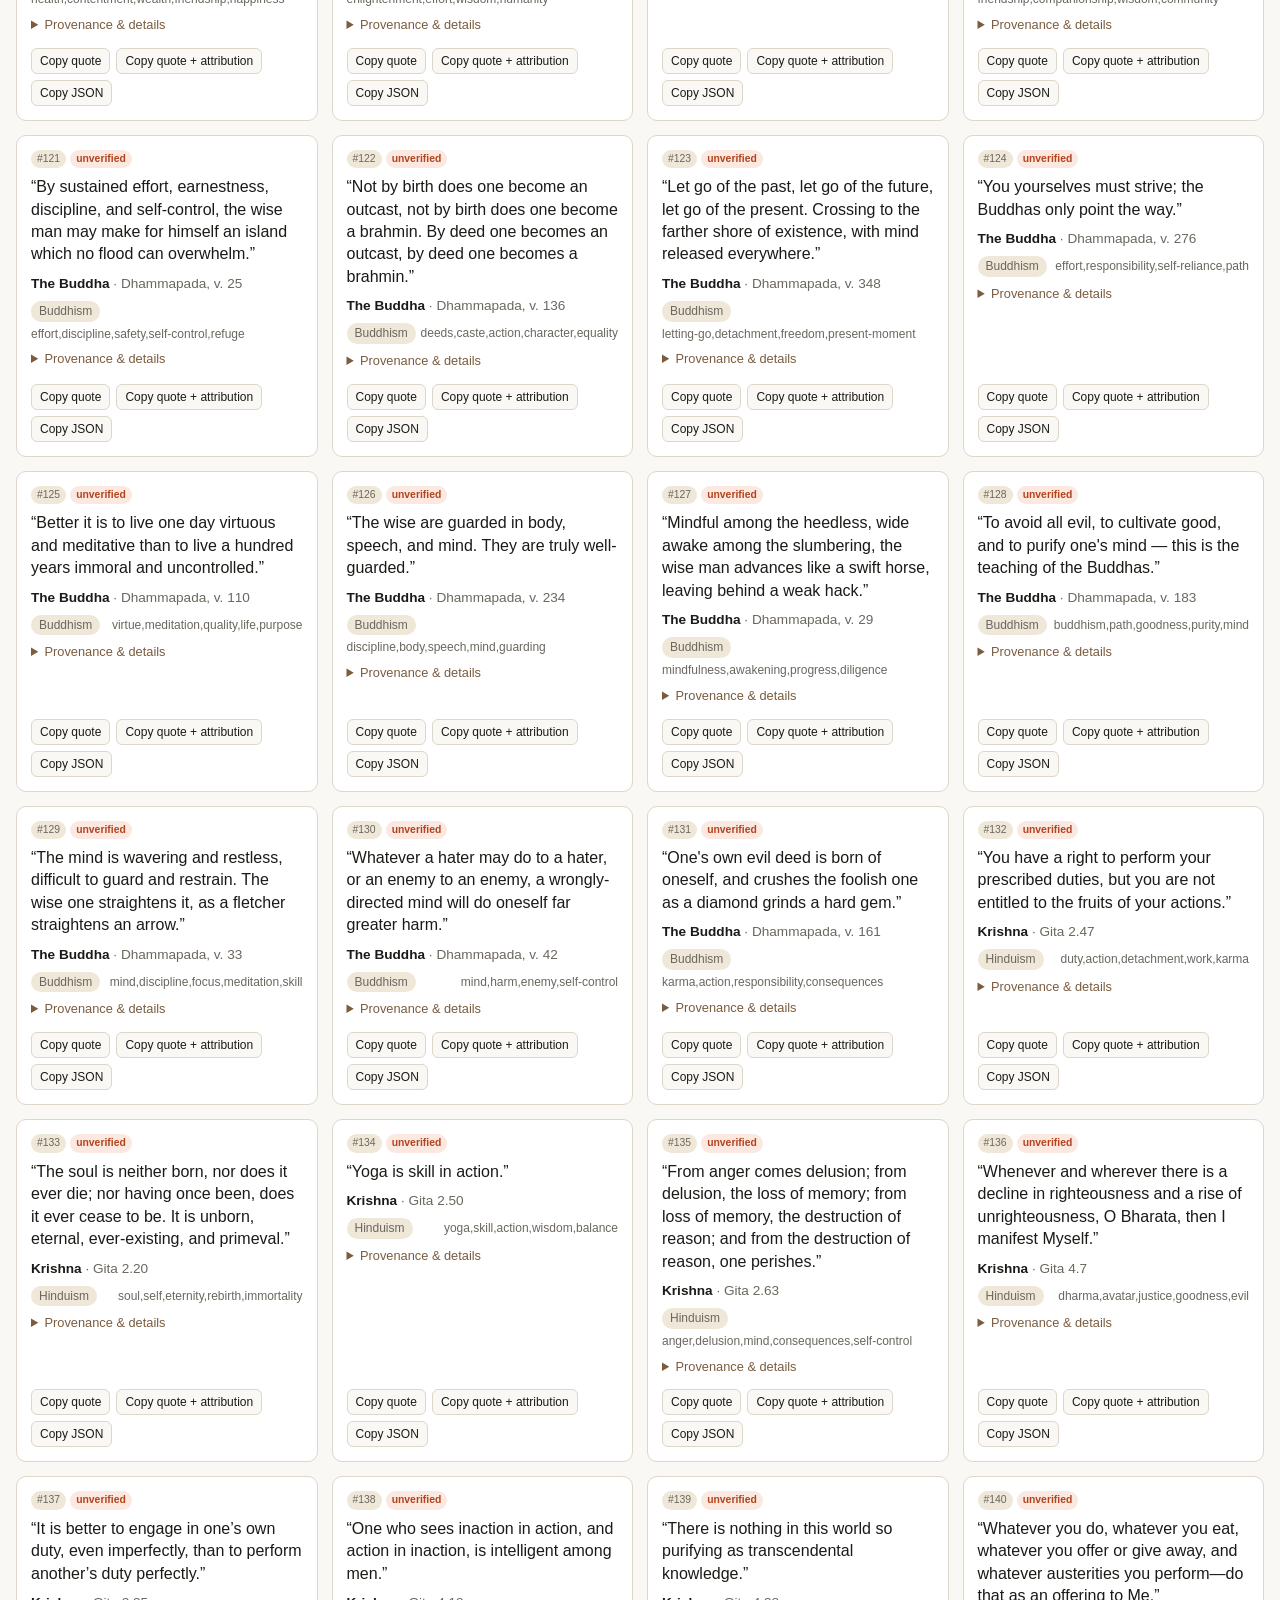
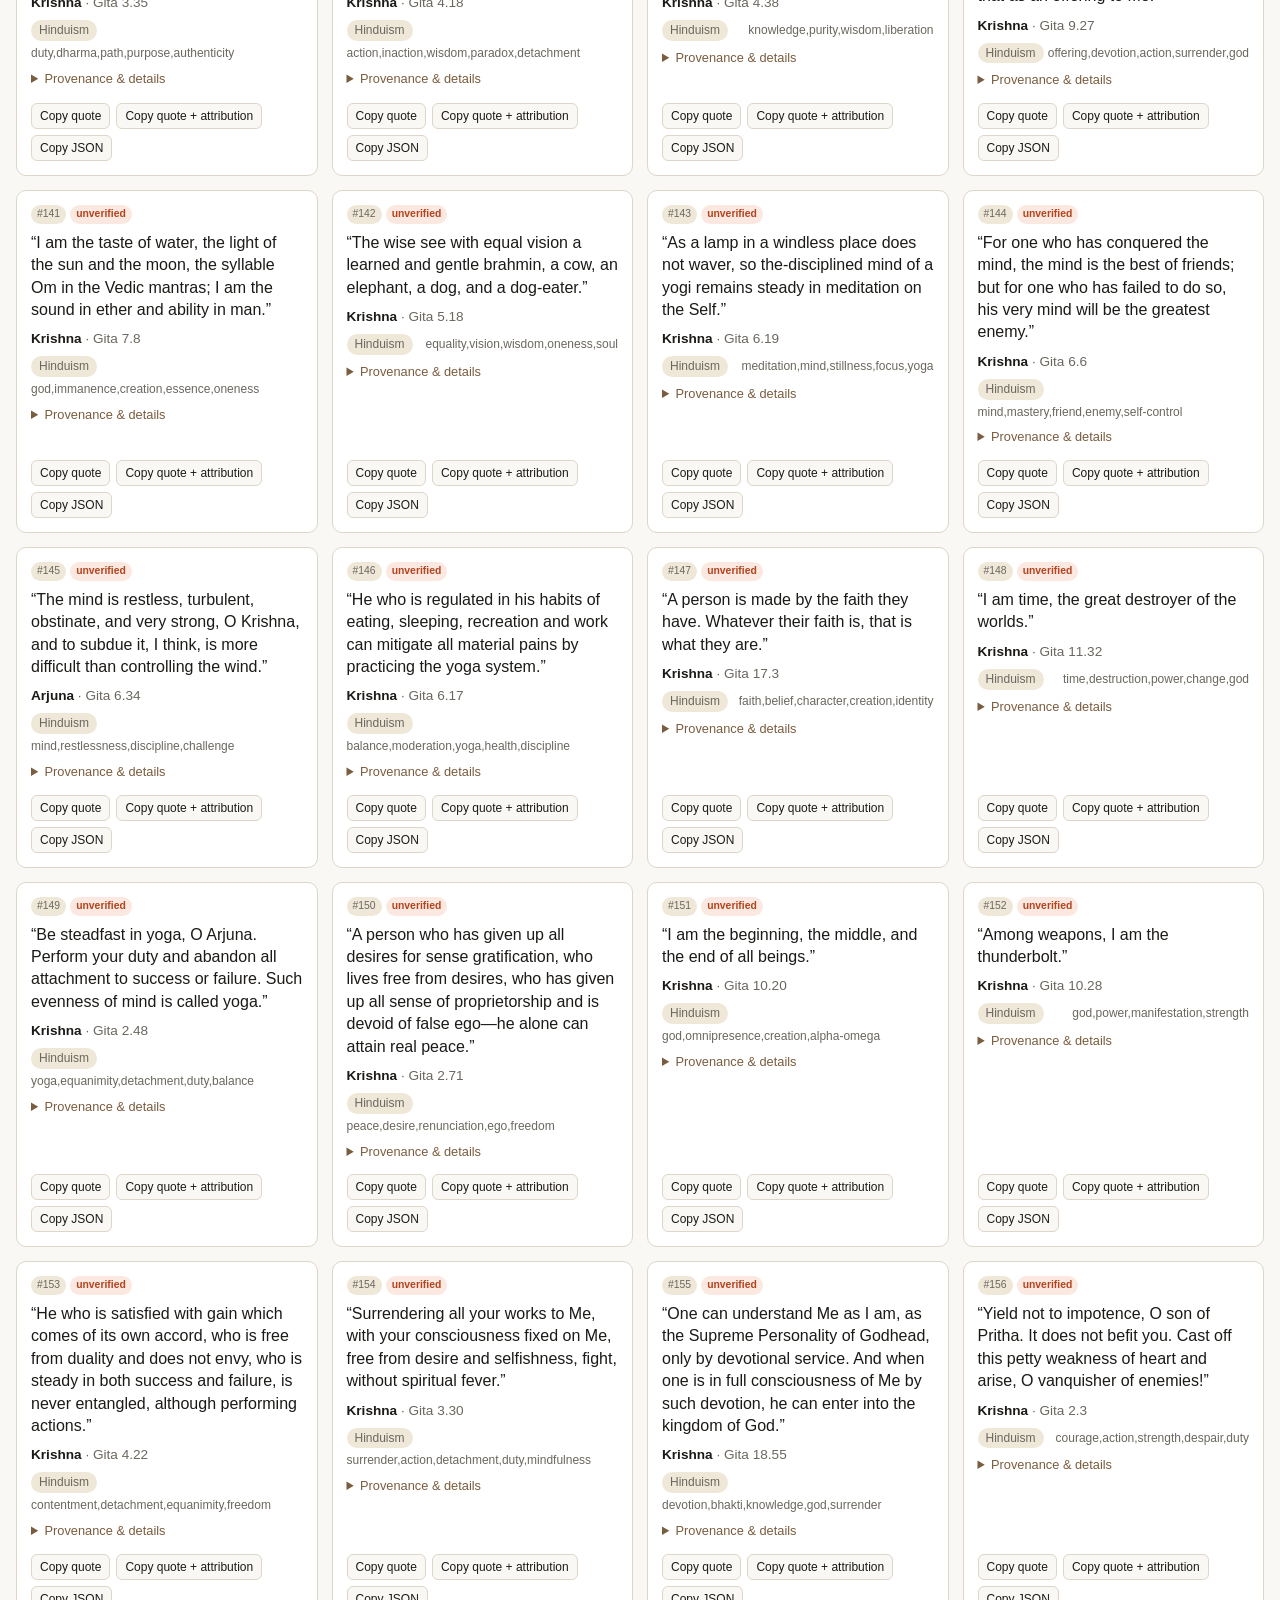
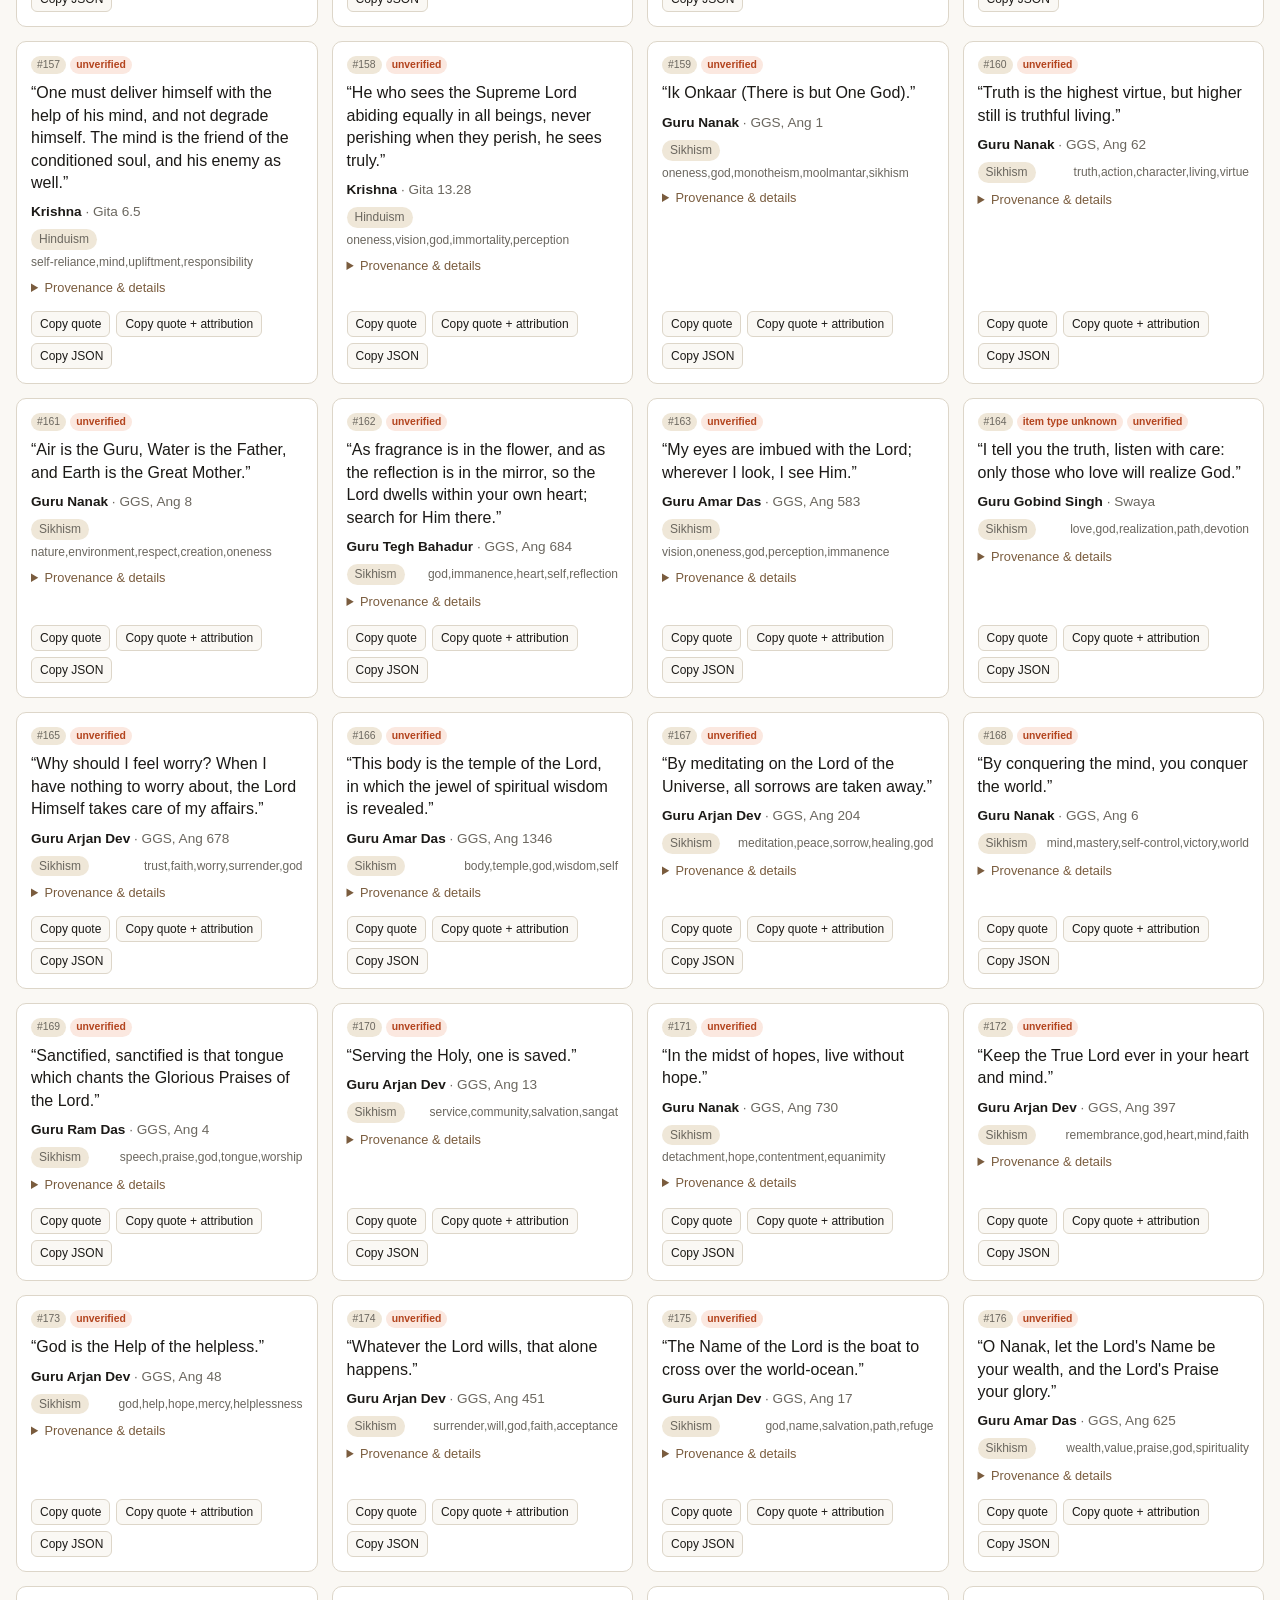
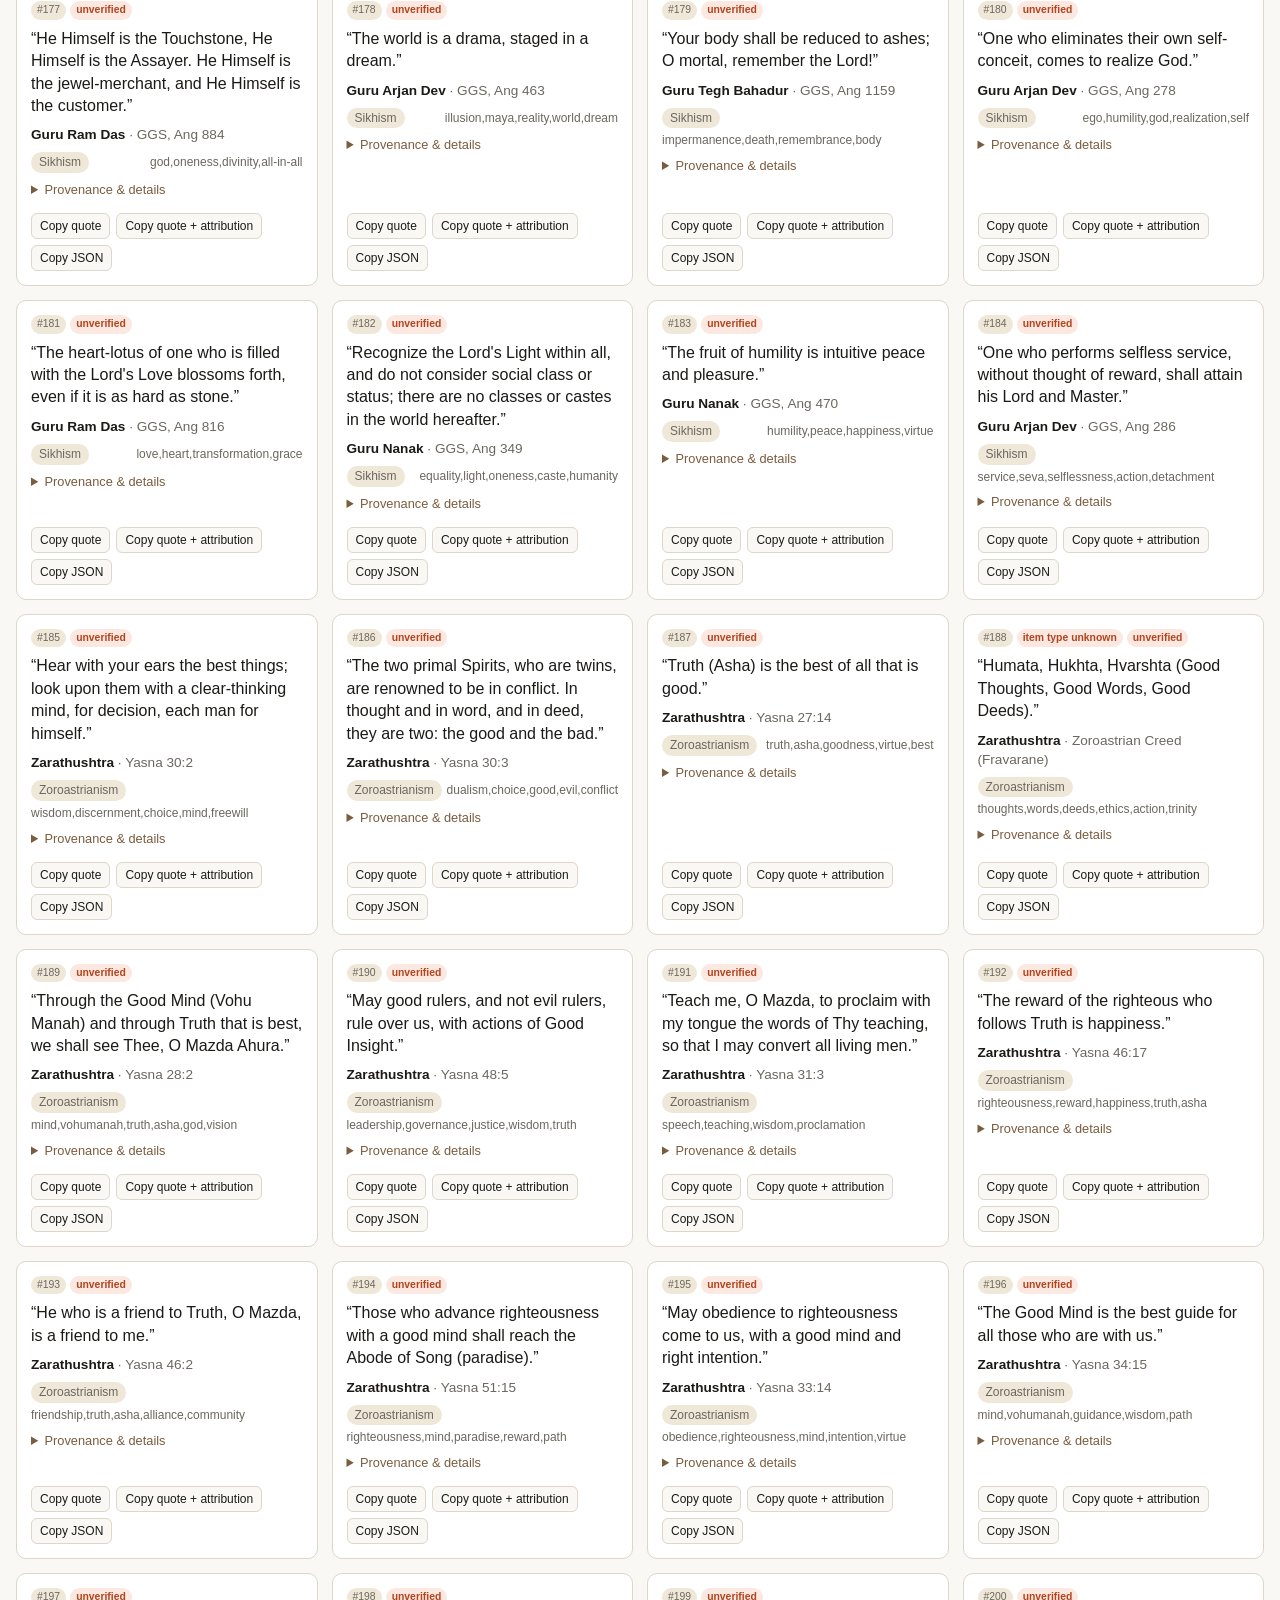
<file: browser/index.html>
<!doctype html>
<html lang="en">
<head>
<meta charset="utf-8">
<meta name="viewport" content="width=device-width, initial-scale=1">
<title>Garden of Wisdom — Quote Browser</title>
<link rel="stylesheet" href="style.css">
</head>
<body>
<header>
  <h1>Garden of Wisdom</h1>
  <p class="subtitle">Curation &amp; audit console — <span id="total-count">0</span> quotes, <span id="filtered-count">0</span> shown</p>
</header>

<div id="controls">
  <input id="search" type="search" placeholder="Search quote, author, source, tags…" autocomplete="off">

  <div class="control-row">
    <label>Tradition
      <select id="filter-tradition"><option value="">All</option></select>
    </label>
    <label>Author
      <select id="filter-author"><option value="">All</option></select>
    </label>
    <label>Source
      <select id="filter-source"><option value="">All</option></select>
    </label>
    <label>Tag
      <select id="filter-tag"><option value="">All</option></select>
    </label>
    <label>Item type
      <select id="filter-item-type"><option value="">All</option></select>
    </label>
    <label>Verification
      <select id="filter-verification"><option value="">All</option></select>
    </label>
    <label class="checkbox-label">
      <input type="checkbox" id="filter-issues-only"> Issues only
    </label>
  </div>

  <div class="control-row">
    <label>View
      <select id="view-mode">
        <option value="cards">Cards</option>
        <option value="table">Table</option>
      </select>
    </label>
    <label>Sort by
      <select id="sort-field">
        <option value="id">ID</option>
        <option value="tradition">Tradition</option>
        <option value="author">Author</option>
        <option value="source_ref">Source</option>
        <option value="tags">Tags</option>
        <option value="item_type">Type</option>
        <option value="verification_status">Verification</option>
        <option value="length">Length</option>
      </select>
    </label>
    <button id="sort-dir" type="button" data-dir="asc">↑ Ascending</button>
  </div>
</div>

<main id="results"></main>

<div id="table-wrap" hidden>
  <table id="quote-table" hidden aria-label="Quotes — filtered and sortable">
    <thead>
      <tr>
        <th scope="col" data-sort="id">ID</th>
        <th scope="col" data-sort="tradition">Tradition</th>
        <th scope="col" data-sort="author">Author</th>
        <th scope="col" data-sort="source_ref">Source</th>
        <th scope="col" data-sort="tags">Tags</th>
        <th scope="col" data-sort="item_type">Type</th>
        <th scope="col" data-sort="verification_status">Verification</th>
        <th scope="col" data-sort="length">Length</th>
        <th scope="col">Quote text</th>
        <th scope="col" class="th-actions">Actions</th>
      </tr>
    </thead>
    <tbody></tbody>
  </table>
</div>

<template id="card-template">
  <article class="card">
    <div class="card-badges"></div>
    <blockquote class="quote-text"></blockquote>
    <div class="attribution">
      <span class="author"></span> · <span class="source-ref"></span>
    </div>
    <div class="meta-row">
      <span class="tradition-pill"></span>
      <span class="tags"></span>
    </div>
    <details class="provenance">
      <summary>Provenance &amp; details</summary>
      <dl></dl>
    </details>
    <div class="actions">
      <button class="copy-quote" type="button">Copy quote</button>
      <button class="copy-attributed" type="button">Copy quote + attribution</button>
      <button class="copy-json" type="button">Copy JSON</button>
    </div>
  </article>
</template>

<div id="toast" hidden></div>

<script src="app.js"></script>
</body>
</html>
</file>
<file: browser/style.css>
:root {
  --bg: #faf8f4;
  --fg: #1c1a17;
  --muted: #6b675f;
  --card-bg: #ffffff;
  --border: #ddd6c9;
  --accent: #7a5c3e;
  --pill-bg: #efe7d8;
  --issue: #b3441e;
  --issue-bg: #fbe8e0;
}

@media (prefers-color-scheme: dark) {
  :root {
    --bg: #1a1815;
    --fg: #ece8e0;
    --muted: #a39d8f;
    --card-bg: #24211d;
    --border: #3a352c;
    --accent: #d8b98a;
    --pill-bg: #332d22;
    --issue: #ff8a5c;
    --issue-bg: #3a2318;
  }
}

* { box-sizing: border-box; }

body {
  margin: 0;
  padding: 16px;
  background: var(--bg);
  color: var(--fg);
  font-family: -apple-system, BlinkMacSystemFont, "Segoe UI", sans-serif;
  line-height: 1.4;
}

header h1 { margin: 0 0 4px; font-size: 1.5rem; }
.subtitle { margin: 0 0 16px; color: var(--muted); font-size: 0.9rem; }

#controls {
  display: flex;
  flex-direction: column;
  gap: 10px;
  margin-bottom: 20px;
  padding: 14px;
  background: var(--card-bg);
  border: 1px solid var(--border);
  border-radius: 10px;
}

#search {
  width: 100%;
  padding: 10px 12px;
  font-size: 1rem;
  border: 1px solid var(--border);
  border-radius: 8px;
  background: var(--bg);
  color: var(--fg);
}

.control-row {
  display: flex;
  flex-wrap: wrap;
  gap: 12px;
  align-items: end;
}

.control-row label {
  display: flex;
  flex-direction: column;
  gap: 3px;
  font-size: 0.75rem;
  color: var(--muted);
  /* Allow the label to shrink below its intrinsic width: a <select> sizes itself to its
     longest <option> (the Source dropdown's longest option is 61 chars ≈ 390px), which
     otherwise overflows the viewport on narrow screens. */
  min-width: 0;
  max-width: 100%;
}

.control-row select {
  padding: 6px 8px;
  border-radius: 6px;
  border: 1px solid var(--border);
  background: var(--bg);
  color: var(--fg);
  min-width: 140px;
  max-width: 100%;
}

.checkbox-label {
  flex-direction: row !important;
  align-items: center;
  gap: 6px !important;
}

#sort-dir {
  padding: 7px 12px;
  border-radius: 6px;
  border: 1px solid var(--border);
  background: var(--bg);
  color: var(--fg);
  cursor: pointer;
}

#results {
  display: grid;
  grid-template-columns: repeat(auto-fill, minmax(280px, 1fr));
  gap: 14px;
}

.card {
  background: var(--card-bg);
  border: 1px solid var(--border);
  border-radius: 10px;
  padding: 14px;
  display: flex;
  flex-direction: column;
  gap: 8px;
}

.card-badges {
  display: flex;
  flex-wrap: wrap;
  gap: 4px;
}

.badge {
  font-size: 0.65rem;
  padding: 2px 6px;
  border-radius: 999px;
  background: var(--pill-bg);
  color: var(--muted);
}

.badge.issue {
  background: var(--issue-bg);
  color: var(--issue);
  font-weight: 600;
}

.quote-text {
  margin: 0;
  font-size: 1rem;
  quotes: "“" "”";
}
.quote-text::before { content: open-quote; }
.quote-text::after { content: close-quote; }

.attribution { font-size: 0.85rem; color: var(--muted); }
.attribution .author { color: var(--fg); font-weight: 600; }

.meta-row {
  display: flex;
  justify-content: space-between;
  align-items: center;
  flex-wrap: wrap;
  gap: 4px;
  font-size: 0.75rem;
  color: var(--muted);
}

.tags {
  /* Tags are a comma-joined list with no spaces ("love,neighbor,goldenrule"), i.e. one
     unbreakable token that would otherwise push the card past the viewport edge on phones. */
  min-width: 0;
  overflow-wrap: anywhere;
}

.tradition-pill {
  background: var(--pill-bg);
  padding: 2px 8px;
  border-radius: 999px;
}

.provenance summary {
  cursor: pointer;
  font-size: 0.8rem;
  color: var(--accent);
}

.provenance dl {
  display: grid;
  grid-template-columns: max-content 1fr;
  gap: 2px 10px;
  font-size: 0.78rem;
  margin: 8px 0 0;
}
.provenance dt { color: var(--muted); }
.provenance dd { margin: 0; }

.actions {
  display: flex;
  gap: 6px;
  flex-wrap: wrap;
  margin-top: auto;
  padding-top: 6px;
}

.actions button {
  font-size: 0.75rem;
  padding: 5px 8px;
  border-radius: 6px;
  border: 1px solid var(--border);
  background: var(--bg);
  color: var(--fg);
  cursor: pointer;
}
.actions button:hover { border-color: var(--accent); }

#toast {
  position: fixed;
  bottom: 20px;
  left: 50%;
  transform: translateX(-50%);
  background: var(--accent);
  color: var(--bg);
  padding: 8px 16px;
  border-radius: 8px;
  font-size: 0.85rem;
}

/* ---- Table view ---- */
#table-wrap {
  width: 100%;
  overflow: auto;
  max-height: 75vh;
  border: 1px solid var(--border);
  border-radius: 10px;
}
#quote-table {
  width: 100%;
  border-collapse: collapse;
  background: var(--card-bg);
  font-size: 0.85rem;
}
#quote-table thead th {
  position: sticky;
  top: 0;
  z-index: 1;
  text-align: left;
  padding: 8px 10px;
  font-size: 0.7rem;
  text-transform: uppercase;
  letter-spacing: 0.03em;
  color: var(--muted);
  border-bottom: 1px solid var(--border);
  white-space: nowrap;
  background: var(--pill-bg);
  user-select: none;
}
#quote-table th[data-sort] {
  cursor: pointer;
}
#quote-table th[data-sort]:focus-visible {
  outline: 2px solid var(--accent);
  outline-offset: -2px;
}
#quote-table .empty-state,
#results .empty-state {
  text-align: center;
  color: var(--muted);
  font-style: italic;
  padding: 24px;
}
/* Card view is a grid, so the empty state has to span every column to read as a full-width
   message instead of a narrow column of text. */
#results .empty-state {
  grid-column: 1 / -1;
}
#quote-table th[data-sort]::after {
  content: "";
  margin-left: 4px;
  font-size: 0.7rem;
  color: var(--accent);
}
#quote-table th.sorted-asc[data-sort]::after { content: "▲"; }
#quote-table th.sorted-desc[data-sort]::after { content: "▼"; }
#quote-table td {
  padding: 8px 10px;
  vertical-align: top;
  border-bottom: 1px solid var(--border);
}
#quote-table tbody tr:nth-child(even) { background: var(--bg); }
#quote-table tbody tr:hover { background: var(--pill-bg); }
#quote-table .td-id { color: var(--muted); white-space: nowrap; }
#quote-table .td-quote { min-width: 320px; max-width: 640px; }
#quote-table .quote-text { margin: 4px 0 0; }
#quote-table .inline-badges { display: inline-flex; gap: 4px; flex-wrap: wrap; }
#quote-table .td-verif { white-space: nowrap; }
#quote-table .td-actions { white-space: nowrap; }
.verif {
  display: inline-block;
  padding: 1px 8px;
  border-radius: 999px;
  font-size: 0.7rem;
  border: 1px solid var(--border);
}
.verif.verified { color: #1e7a3a; border-color: #1e7a3a; background: #e8f6ec; }
.verif.unverified { color: var(--muted); }
@media (prefers-color-scheme: dark) {
  .verif.verified { color: #7fd99b; border-color: #2f9e52; background: #16351f; }
}
#quote-table .table-action {
  font-size: 0.7rem;
  padding: 3px 7px;
  margin-right: 4px;
  border-radius: 6px;
  border: 1px solid var(--border);
  background: var(--bg);
  color: var(--fg);
  cursor: pointer;
}
#quote-table .table-action:hover { border-color: var(--accent); }
@media (max-width: 900px) {
  #quote-table { font-size: 0.78rem; }
  #quote-table .td-quote { min-width: 220px; max-width: 380px; }
}
</file>
